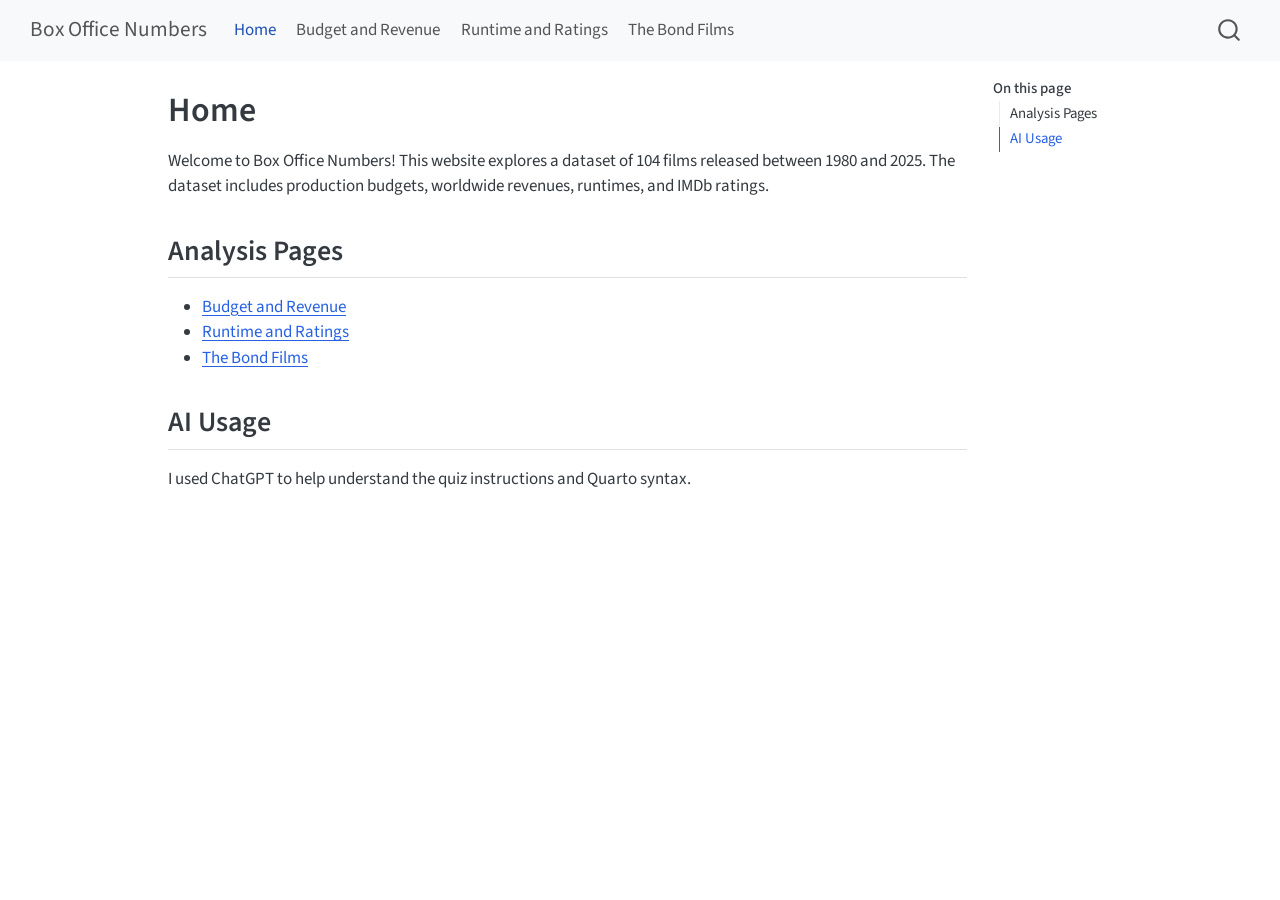
<file: index.html>
<!DOCTYPE html>
<html xmlns="http://www.w3.org/1999/xhtml" lang="en" xml:lang="en"><head>

<meta charset="utf-8">
<meta name="generator" content="quarto-1.10.19">

<meta name="viewport" content="width=device-width, initial-scale=1.0, user-scalable=yes">


<title>Home – Box Office Numbers</title>
<style>
/* Default styles provided by pandoc.
** See https://pandoc.org/MANUAL.html#variables-for-html for config info.
*/
span.smallcaps{font-variant: small-caps;}
div.columns{display: flex; gap: 1.5em;}
div.column{flex: auto;}
@media screen {
div.columns{gap: min(4vw, 1.5em);}
div.column{overflow-x: auto;}
}
div.hanging-indent{margin-left: 1.5em; text-indent: -1.5em;}
ul.task-list{list-style: none;}
ul.task-list li input[type="checkbox"] {
  width: 0.8em;
  margin: 0 0.8em 0.2em -1em; /* quarto-specific, see https://github.com/quarto-dev/quarto-cli/issues/4556 */ 
  vertical-align: middle;
}
</style>


<script src="site_libs/quarto-nav/quarto-nav.js"></script>
<script src="site_libs/quarto-nav/headroom.min.js"></script>
<script src="site_libs/clipboard/clipboard.min.js"></script>
<script src="site_libs/quarto-search/autocomplete.umd.js"></script>
<script src="site_libs/quarto-search/fuse.min.js"></script>
<script src="site_libs/quarto-search/quarto-search.js"></script>
<meta name="quarto:offset" content="./">
<script src="site_libs/quarto-html/quarto.js" type="module"></script>
<script src="site_libs/quarto-html/tabsets/tabsets.js" type="module"></script>
<script src="site_libs/quarto-html/popper.min.js"></script>
<script src="site_libs/quarto-html/tippy.umd.min.js"></script>
<script src="site_libs/quarto-html/anchor.min.js"></script>
<link href="site_libs/quarto-html/tippy.css" rel="stylesheet">
<link href="site_libs/quarto-html/quarto-syntax-highlighting-bf27225e3a48a9273f3daa8f8e829971.css" rel="stylesheet" id="quarto-text-highlighting-styles">
<script src="site_libs/bootstrap/bootstrap.min.js"></script>
<link href="site_libs/bootstrap/bootstrap-icons.css" rel="stylesheet">
<link href="site_libs/bootstrap/bootstrap-7e5d5eb7252a9aded9fd3702c1e9e927.min.css" rel="stylesheet" append-hash="true" id="quarto-bootstrap" data-mode="light">
<script id="quarto-search-options" type="application/json">{
  "location": "navbar",
  "copy-button": false,
  "collapse-after": 3,
  "panel-placement": "end",
  "type": "overlay",
  "limit": 50,
  "keyboard-shortcut": [
    "f",
    "/",
    "s"
  ],
  "show-item-context": false,
  "language": {
    "search-no-results-text": "No results",
    "search-matching-documents-text": "matching documents",
    "search-copy-link-title": "Copy link to search",
    "search-hide-matches-text": "Hide additional matches",
    "search-more-match-text": "more match in this document",
    "search-more-matches-text": "more matches in this document",
    "search-clear-button-title": "Clear",
    "search-text-placeholder": "",
    "search-detached-cancel-button-title": "Cancel",
    "search-submit-button-title": "Submit",
    "search-label": "Search"
  }
}</script>


<link rel="stylesheet" href="styles.css">
</head>

<body class="nav-fixed quarto-light">

<div id="quarto-search-results"></div>
  <header id="quarto-header" class="headroom fixed-top">
    <nav class="navbar navbar-expand-lg " data-bs-theme="dark">
      <div class="navbar-container container-fluid">
      <div class="navbar-brand-container mx-auto">
    <a class="navbar-brand" href="./index.html">
    <span class="navbar-title">Box Office Numbers</span>
    </a>
  </div>
            <div id="quarto-search" class="" title="Search"></div>
          <button class="navbar-toggler" type="button" data-bs-toggle="collapse" data-bs-target="#navbarCollapse" aria-controls="navbarCollapse" role="menu" aria-expanded="false" aria-label="Toggle navigation" onclick="if (window.quartoToggleHeadroom) { window.quartoToggleHeadroom(); }">
  <span class="navbar-toggler-icon"></span>
</button>
          <div class="collapse navbar-collapse" id="navbarCollapse">
            <ul class="navbar-nav navbar-nav-scroll me-auto">
  <li class="nav-item">
    <a class="nav-link active" href="./index.html" aria-current="page"> 
<span class="menu-text">Home</span></a>
  </li>  
  <li class="nav-item">
    <a class="nav-link" href="./budget-revenue.html"> 
<span class="menu-text">Budget and Revenue</span></a>
  </li>  
  <li class="nav-item">
    <a class="nav-link" href="./runtime-rating.html"> 
<span class="menu-text">Runtime and Ratings</span></a>
  </li>  
  <li class="nav-item">
    <a class="nav-link" href="./bond.html"> 
<span class="menu-text">The Bond Films</span></a>
  </li>  
</ul>
          </div> <!-- /navcollapse -->
            <div class="quarto-navbar-tools">
</div>
      </div> <!-- /container-fluid -->
    </nav>
</header>
<!-- content -->
<div id="quarto-content" class="quarto-container page-columns page-rows-contents page-layout-article page-navbar">
<!-- sidebar -->
<!-- margin-sidebar -->
    <div id="quarto-margin-sidebar" class="sidebar margin-sidebar">
        <nav id="TOC" role="doc-toc" class="toc-active">
    <h2 id="toc-title">On this page</h2>
   
  <ul>
  <li><a href="#analysis-pages" id="toc-analysis-pages" class="nav-link active" data-scroll-target="#analysis-pages">Analysis Pages</a></li>
  <li><a href="#ai-usage" id="toc-ai-usage" class="nav-link" data-scroll-target="#ai-usage">AI Usage</a></li>
  </ul>
</nav>
    </div>
<!-- main -->
<main class="content" id="quarto-document-content">

<header id="title-block-header" class="quarto-title-block default">
<div class="quarto-title">
<h1 class="title">Home</h1>
</div>



<div class="quarto-title-meta">

    
  
    
  </div>
  


</header>


<p>Welcome to Box Office Numbers! This website explores a dataset of 104 films released between 1980 and 2025. The dataset includes production budgets, worldwide revenues, runtimes, and IMDb ratings.</p>
<section id="analysis-pages" class="level2">
<h2 class="anchored" data-anchor-id="analysis-pages">Analysis Pages</h2>
<ul>
<li><a href="./budget-revenue.html">Budget and Revenue</a></li>
<li><a href="./runtime-rating.html">Runtime and Ratings</a></li>
<li><a href="./bond.html">The Bond Films</a></li>
</ul>
</section>
<section id="ai-usage" class="level2">
<h2 class="anchored" data-anchor-id="ai-usage">AI Usage</h2>
<p>I used ChatGPT to help understand the quiz instructions and Quarto syntax.</p>


</section>

</main> <!-- /main -->
<script id="quarto-html-after-body" type="application/javascript">
  window.document.addEventListener("DOMContentLoaded", function (event) {
    const icon = "";
    const anchorJS = new window.AnchorJS();
    anchorJS.options = {
      placement: 'right',
      icon: icon
    };
    anchorJS.add('.anchored');
    const isCodeAnnotation = (el) => {
      for (const clz of el.classList) {
        if (clz.startsWith('code-annotation-')) {                     
          return true;
        }
      }
      return false;
    }
    const onCopySuccess = function(e) {
      // button target
      const button = e.trigger;
      // don't keep focus
      button.blur();
      // flash "checked"
      button.classList.add('code-copy-button-checked');
      var currentTitle = button.getAttribute("title");
      button.setAttribute("title", "Copied!");
      let tooltip;
      if (window.bootstrap) {
        button.setAttribute("data-bs-toggle", "tooltip");
        button.setAttribute("data-bs-placement", "left");
        button.setAttribute("data-bs-title", "Copied!");
        tooltip = new bootstrap.Tooltip(button, 
          { trigger: "manual", 
            customClass: "code-copy-button-tooltip",
            offset: [0, -8]});
        tooltip.show();    
      }
      setTimeout(function() {
        if (tooltip) {
          tooltip.hide();
          button.removeAttribute("data-bs-title");
          button.removeAttribute("data-bs-toggle");
          button.removeAttribute("data-bs-placement");
        }
        button.setAttribute("title", currentTitle);
        button.classList.remove('code-copy-button-checked');
      }, 1000);
      // clear code selection
      e.clearSelection();
    }
    const getTextToCopy = function(trigger) {
      const outerScaffold = trigger.parentElement.cloneNode(true);
      const codeEl = outerScaffold.querySelector('code');
      for (const childEl of codeEl.children) {
        if (isCodeAnnotation(childEl)) {
          childEl.remove();
        }
      }
      return codeEl.innerText;
    }
    const clipboard = new window.ClipboardJS('.code-copy-button:not([data-in-quarto-modal])', {
      text: getTextToCopy
    });
    clipboard.on('success', onCopySuccess);
    if (window.document.getElementById('quarto-embedded-source-code-modal')) {
      const clipboardModal = new window.ClipboardJS('.code-copy-button[data-in-quarto-modal]', {
        text: getTextToCopy,
        container: window.document.getElementById('quarto-embedded-source-code-modal')
      });
      clipboardModal.on('success', onCopySuccess);
    }
      var localhostRegex = new RegExp(/^(?:http|https):\/\/localhost\:?[0-9]*\//);
      var mailtoRegex = new RegExp(/^mailto:/);
        var filterRegex = new RegExp('/' + window.location.host + '/');
      var isInternal = (href) => {
          return filterRegex.test(href) || localhostRegex.test(href) || mailtoRegex.test(href);
      }
      // Inspect non-navigation links and adorn them if external
     var links = window.document.querySelectorAll('a[href]:not(.nav-link):not(.navbar-brand):not(.toc-action):not(.sidebar-link):not(.sidebar-item-toggle):not(.pagination-link):not(.no-external):not([aria-hidden]):not(.dropdown-item):not(.quarto-navigation-tool):not(.about-link)');
      for (var i=0; i<links.length; i++) {
        const link = links[i];
        if (!isInternal(link.href)) {
          // undo the damage that might have been done by quarto-nav.js in the case of
          // links that we want to consider external
          if (link.dataset.originalHref !== undefined) {
            link.href = link.dataset.originalHref;
          }
        }
      }
    function tippyHover(el, contentFn, onTriggerFn, onUntriggerFn) {
      const config = {
        allowHTML: true,
        maxWidth: 500,
        delay: 100,
        arrow: false,
        appendTo: function(el) {
            return el.parentElement;
        },
        interactive: true,
        interactiveBorder: 10,
        theme: 'quarto',
        placement: 'bottom-start',
      };
      if (contentFn) {
        config.content = contentFn;
      }
      if (onTriggerFn) {
        config.onTrigger = onTriggerFn;
      }
      if (onUntriggerFn) {
        config.onUntrigger = onUntriggerFn;
      }
      window.tippy(el, config); 
    }
    const noterefs = window.document.querySelectorAll('a[role="doc-noteref"]');
    for (var i=0; i<noterefs.length; i++) {
      const ref = noterefs[i];
      tippyHover(ref, function() {
        // use id or data attribute instead here
        let href = ref.getAttribute('data-footnote-href') || ref.getAttribute('href');
        try { href = new URL(href).hash; } catch {}
        const id = href.replace(/^#\/?/, "");
        const note = window.document.getElementById(id);
        if (note) {
          return note.innerHTML;
        } else {
          return "";
        }
      });
    }
    const xrefs = window.document.querySelectorAll('a.quarto-xref');
    const processXRef = (id, note) => {
      // Strip column container classes
      const stripColumnClz = (el) => {
        el.classList.remove("page-full", "page-columns");
        if (el.children) {
          for (const child of el.children) {
            stripColumnClz(child);
          }
        }
      }
      stripColumnClz(note)
      if (id === null || id.startsWith('sec-')) {
        // Special case sections, only their first couple elements
        const container = document.createElement("div");
        if (note.children && note.children.length > 2) {
          container.appendChild(note.children[0].cloneNode(true));
          for (let i = 1; i < note.children.length; i++) {
            const child = note.children[i];
            if (child.tagName === "P" && child.innerText === "") {
              continue;
            } else {
              container.appendChild(child.cloneNode(true));
              break;
            }
          }
          if (window.Quarto?.typesetMath) {
            window.Quarto.typesetMath(container);
          }
          return container.innerHTML
        } else {
          if (window.Quarto?.typesetMath) {
            window.Quarto.typesetMath(note);
          }
          return note.innerHTML;
        }
      } else {
        // Remove any anchor links if they are present
        const anchorLink = note.querySelector('a.anchorjs-link');
        if (anchorLink) {
          anchorLink.remove();
        }
        if (window.Quarto?.typesetMath) {
          window.Quarto.typesetMath(note);
        }
        if (note.classList.contains("callout")) {
          return note.outerHTML;
        } else {
          return note.innerHTML;
        }
      }
    }
    for (var i=0; i<xrefs.length; i++) {
      const xref = xrefs[i];
      tippyHover(xref, undefined, function(instance) {
        instance.disable();
        let url = xref.getAttribute('href');
        let hash = undefined; 
        if (url.startsWith('#')) {
          hash = url;
        } else {
          try { hash = new URL(url).hash; } catch {}
        }
        if (hash) {
          const id = hash.replace(/^#\/?/, "");
          const note = window.document.getElementById(id);
          if (note !== null) {
            try {
              const html = processXRef(id, note.cloneNode(true));
              instance.setContent(html);
            } finally {
              instance.enable();
              instance.show();
            }
          } else {
            // See if we can fetch this
            fetch(url.split('#')[0])
            .then(res => res.text())
            .then(html => {
              const parser = new DOMParser();
              const htmlDoc = parser.parseFromString(html, "text/html");
              const note = htmlDoc.getElementById(id);
              if (note !== null) {
                const html = processXRef(id, note);
                instance.setContent(html);
              } 
            }).finally(() => {
              instance.enable();
              instance.show();
            });
          }
        } else {
          // See if we can fetch a full url (with no hash to target)
          // This is a special case and we should probably do some content thinning / targeting
          fetch(url)
          .then(res => res.text())
          .then(html => {
            const parser = new DOMParser();
            const htmlDoc = parser.parseFromString(html, "text/html");
            const note = htmlDoc.querySelector('main.content');
            if (note !== null) {
              // This should only happen for chapter cross references
              // (since there is no id in the URL)
              // remove the first header
              if (note.children.length > 0 && note.children[0].tagName === "HEADER") {
                note.children[0].remove();
              }
              const html = processXRef(null, note);
              instance.setContent(html);
            } 
          }).finally(() => {
            instance.enable();
            instance.show();
          });
        }
      }, function(instance) {
      });
    }
        let selectedAnnoteEl;
        const selectorForAnnotation = ( cell, annotation) => {
          let cellAttr = 'data-code-cell="' + cell + '"';
          let lineAttr = 'data-code-annotation="' +  annotation + '"';
          const selector = 'span[' + cellAttr + '][' + lineAttr + ']';
          return selector;
        }
        const selectCodeLines = (annoteEl) => {
          const doc = window.document;
          const targetCell = annoteEl.getAttribute("data-target-cell");
          const targetAnnotation = annoteEl.getAttribute("data-target-annotation");
          const annoteSpan = window.document.querySelector(selectorForAnnotation(targetCell, targetAnnotation));
          const lines = annoteSpan.getAttribute("data-code-lines").split(",");
          const lineIds = lines.map((line) => {
            return targetCell + "-" + line;
          })
          let top = null;
          let height = null;
          let parent = null;
          if (lineIds.length > 0) {
              //compute the position of the single el (top and bottom and make a div)
              const el = window.document.getElementById(lineIds[0]);
              top = el.offsetTop;
              height = el.offsetHeight;
              parent = el.parentElement.parentElement;
            if (lineIds.length > 1) {
              const lastEl = window.document.getElementById(lineIds[lineIds.length - 1]);
              const bottom = lastEl.offsetTop + lastEl.offsetHeight;
              height = bottom - top;
            }
            if (top !== null && height !== null && parent !== null) {
              // cook up a div (if necessary) and position it 
              let div = window.document.getElementById("code-annotation-line-highlight");
              if (div === null) {
                div = window.document.createElement("div");
                div.setAttribute("id", "code-annotation-line-highlight");
                div.style.position = 'absolute';
                parent.appendChild(div);
              }
              div.style.top = top - 2 + "px";
              div.style.height = height + 4 + "px";
              div.style.left = 0;
              let gutterDiv = window.document.getElementById("code-annotation-line-highlight-gutter");
              if (gutterDiv === null) {
                gutterDiv = window.document.createElement("div");
                gutterDiv.setAttribute("id", "code-annotation-line-highlight-gutter");
                gutterDiv.style.position = 'absolute';
                const codeCell = window.document.getElementById(targetCell);
                const gutter = codeCell.querySelector('.code-annotation-gutter');
                gutter.appendChild(gutterDiv);
              }
              gutterDiv.style.top = top - 2 + "px";
              gutterDiv.style.height = height + 4 + "px";
            }
            selectedAnnoteEl = annoteEl;
          }
        };
        const unselectCodeLines = () => {
          const elementsIds = ["code-annotation-line-highlight", "code-annotation-line-highlight-gutter"];
          elementsIds.forEach((elId) => {
            const div = window.document.getElementById(elId);
            if (div) {
              div.remove();
            }
          });
          selectedAnnoteEl = undefined;
        };
          // Handle positioning of the toggle
      window.addEventListener(
        "resize",
        throttle(() => {
          elRect = undefined;
          if (selectedAnnoteEl) {
            selectCodeLines(selectedAnnoteEl);
          }
        }, 10)
      );
      function throttle(fn, ms) {
      let throttle = false;
      let timer;
        return (...args) => {
          if(!throttle) { // first call gets through
              fn.apply(this, args);
              throttle = true;
          } else { // all the others get throttled
              if(timer) clearTimeout(timer); // cancel #2
              timer = setTimeout(() => {
                fn.apply(this, args);
                timer = throttle = false;
              }, ms);
          }
        };
      }
        // Attach click handler to the DT
        const annoteDls = window.document.querySelectorAll('dt[data-target-cell]');
        for (const annoteDlNode of annoteDls) {
          annoteDlNode.addEventListener('click', (event) => {
            const clickedEl = event.target;
            if (clickedEl !== selectedAnnoteEl) {
              unselectCodeLines();
              const activeEl = window.document.querySelector('dt[data-target-cell].code-annotation-active');
              if (activeEl) {
                activeEl.classList.remove('code-annotation-active');
              }
              selectCodeLines(clickedEl);
              clickedEl.classList.add('code-annotation-active');
            } else {
              // Unselect the line
              unselectCodeLines();
              clickedEl.classList.remove('code-annotation-active');
            }
          });
        }
    const findCites = (el) => {
      const parentEl = el.parentElement;
      if (parentEl) {
        const cites = parentEl.dataset.cites;
        if (cites) {
          return {
            el,
            cites: cites.split(' ')
          };
        } else {
          return findCites(el.parentElement)
        }
      } else {
        return undefined;
      }
    };
    var bibliorefs = window.document.querySelectorAll('a[role="doc-biblioref"]');
    for (var i=0; i<bibliorefs.length; i++) {
      const ref = bibliorefs[i];
      const citeInfo = findCites(ref);
      if (citeInfo) {
        tippyHover(citeInfo.el, function() {
          var popup = window.document.createElement('div');
          citeInfo.cites.forEach(function(cite) {
            var citeDiv = window.document.createElement('div');
            citeDiv.classList.add('hanging-indent');
            citeDiv.classList.add('csl-entry');
            var biblioDiv = window.document.getElementById('ref-' + cite);
            if (biblioDiv) {
              citeDiv.innerHTML = biblioDiv.innerHTML;
            }
            popup.appendChild(citeDiv);
          });
          return popup.innerHTML;
        });
      }
    }
  });
  </script>
</div> <!-- /content -->




</body></html>
</file>
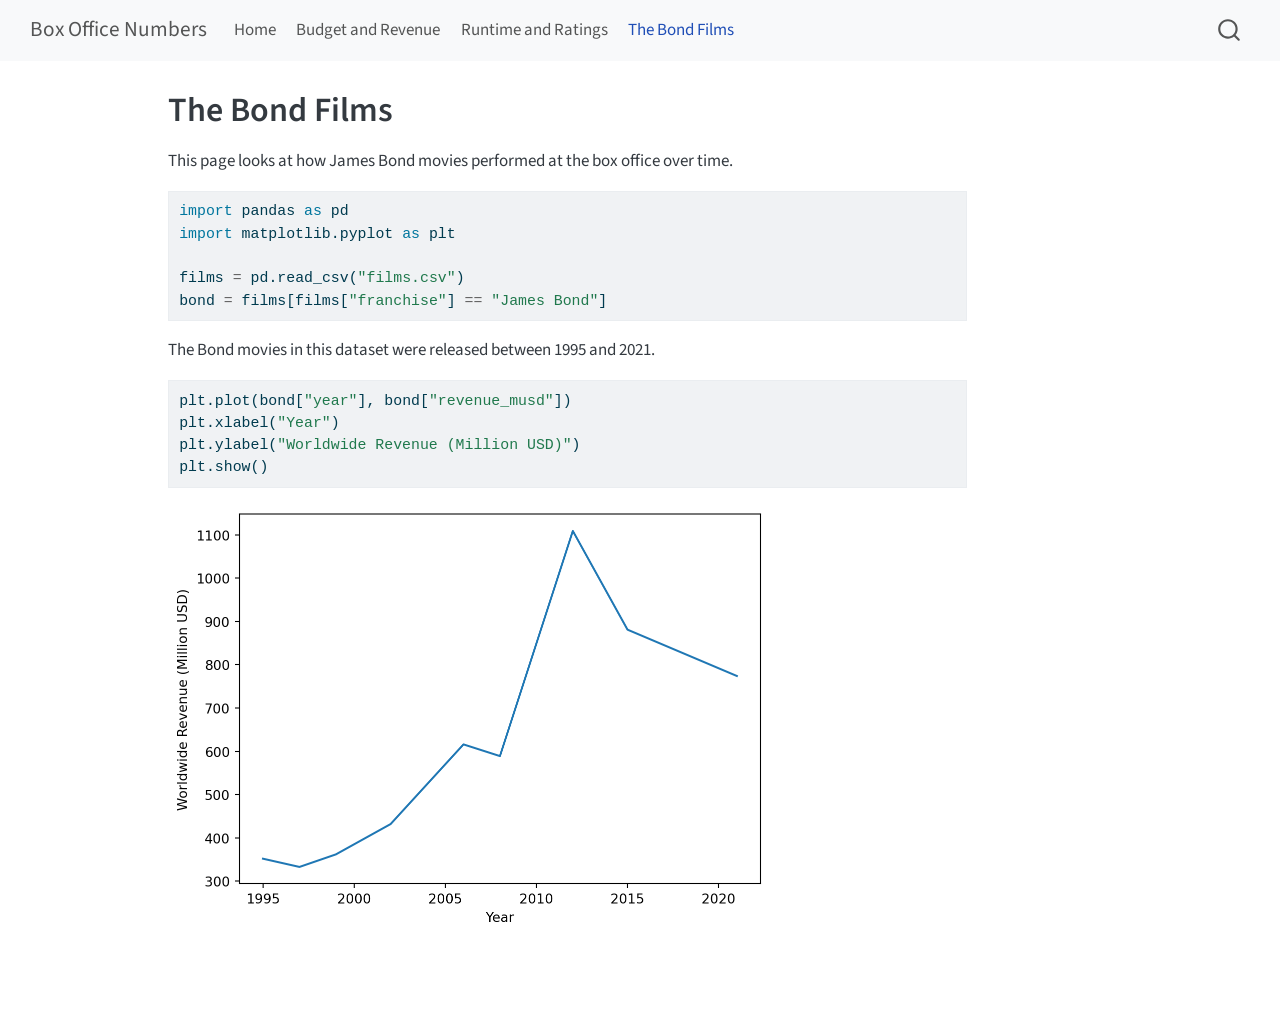
<file: bond.html>
<!DOCTYPE html>
<html xmlns="http://www.w3.org/1999/xhtml" lang="en" xml:lang="en"><head>

<meta charset="utf-8">
<meta name="generator" content="quarto-1.10.19">

<meta name="viewport" content="width=device-width, initial-scale=1.0, user-scalable=yes">


<title>The Bond Films – Box Office Numbers</title>
<style>
/* Default styles provided by pandoc.
** See https://pandoc.org/MANUAL.html#variables-for-html for config info.
*/
span.smallcaps{font-variant: small-caps;}
div.columns{display: flex; gap: 1.5em;}
div.column{flex: auto;}
@media screen {
div.columns{gap: min(4vw, 1.5em);}
div.column{overflow-x: auto;}
}
div.hanging-indent{margin-left: 1.5em; text-indent: -1.5em;}
ul.task-list{list-style: none;}
ul.task-list li input[type="checkbox"] {
  width: 0.8em;
  margin: 0 0.8em 0.2em -1em; /* quarto-specific, see https://github.com/quarto-dev/quarto-cli/issues/4556 */ 
  vertical-align: middle;
}
/* CSS for syntax highlighting */
html { -webkit-text-size-adjust: 100%; }
pre > code.sourceCode { white-space: pre; position: relative; }
pre > code.sourceCode > span { display: inline-block; line-height: 1.25; }
pre > code.sourceCode > span:empty { height: 1.2em; }
.sourceCode { overflow: visible; }
code.sourceCode > span { color: inherit; text-decoration: inherit; }
div.sourceCode { margin: 1em 0; }
pre.sourceCode { margin: 0; }
@media screen {
div.sourceCode { overflow: auto; }
}
@media print {
pre > code.sourceCode { white-space: pre-wrap; }
pre > code.sourceCode > span { text-indent: -5em; padding-left: 5em; }
}
pre.numberSource code
  { counter-reset: source-line 0; }
pre.numberSource code > span
  { position: relative; left: -4em; counter-increment: source-line; }
pre.numberSource code > span > a:first-child::before
  { content: counter(source-line);
    position: relative; left: -1em; text-align: right; vertical-align: baseline;
    border: none; display: inline-block;
    -webkit-touch-callout: none; -webkit-user-select: none;
    -khtml-user-select: none; -moz-user-select: none;
    -ms-user-select: none; user-select: none;
    padding: 0 4px; width: 4em;
  }
pre.numberSource { margin-left: 3em;  padding-left: 4px; }
div.sourceCode
  {   }
@media screen {
pre > code.sourceCode > span > a:first-child::before { text-decoration: underline; }
}
</style>


<script src="site_libs/quarto-nav/quarto-nav.js"></script>
<script src="site_libs/quarto-nav/headroom.min.js"></script>
<script src="site_libs/clipboard/clipboard.min.js"></script>
<script src="site_libs/quarto-search/autocomplete.umd.js"></script>
<script src="site_libs/quarto-search/fuse.min.js"></script>
<script src="site_libs/quarto-search/quarto-search.js"></script>
<meta name="quarto:offset" content="./">
<script src="site_libs/quarto-html/quarto.js" type="module"></script>
<script src="site_libs/quarto-html/tabsets/tabsets.js" type="module"></script>
<script src="site_libs/quarto-html/popper.min.js"></script>
<script src="site_libs/quarto-html/tippy.umd.min.js"></script>
<script src="site_libs/quarto-html/anchor.min.js"></script>
<link href="site_libs/quarto-html/tippy.css" rel="stylesheet">
<link href="site_libs/quarto-html/quarto-syntax-highlighting-bf27225e3a48a9273f3daa8f8e829971.css" rel="stylesheet" id="quarto-text-highlighting-styles">
<script src="site_libs/bootstrap/bootstrap.min.js"></script>
<link href="site_libs/bootstrap/bootstrap-icons.css" rel="stylesheet">
<link href="site_libs/bootstrap/bootstrap-7e5d5eb7252a9aded9fd3702c1e9e927.min.css" rel="stylesheet" append-hash="true" id="quarto-bootstrap" data-mode="light">
<script id="quarto-search-options" type="application/json">{
  "location": "navbar",
  "copy-button": false,
  "collapse-after": 3,
  "panel-placement": "end",
  "type": "overlay",
  "limit": 50,
  "keyboard-shortcut": [
    "f",
    "/",
    "s"
  ],
  "show-item-context": false,
  "language": {
    "search-no-results-text": "No results",
    "search-matching-documents-text": "matching documents",
    "search-copy-link-title": "Copy link to search",
    "search-hide-matches-text": "Hide additional matches",
    "search-more-match-text": "more match in this document",
    "search-more-matches-text": "more matches in this document",
    "search-clear-button-title": "Clear",
    "search-text-placeholder": "",
    "search-detached-cancel-button-title": "Cancel",
    "search-submit-button-title": "Submit",
    "search-label": "Search"
  }
}</script>


<link rel="stylesheet" href="styles.css">
</head>

<body class="nav-fixed quarto-light">

<div id="quarto-search-results"></div>
  <header id="quarto-header" class="headroom fixed-top">
    <nav class="navbar navbar-expand-lg " data-bs-theme="dark">
      <div class="navbar-container container-fluid">
      <div class="navbar-brand-container mx-auto">
    <a class="navbar-brand" href="./index.html">
    <span class="navbar-title">Box Office Numbers</span>
    </a>
  </div>
            <div id="quarto-search" class="" title="Search"></div>
          <button class="navbar-toggler" type="button" data-bs-toggle="collapse" data-bs-target="#navbarCollapse" aria-controls="navbarCollapse" role="menu" aria-expanded="false" aria-label="Toggle navigation" onclick="if (window.quartoToggleHeadroom) { window.quartoToggleHeadroom(); }">
  <span class="navbar-toggler-icon"></span>
</button>
          <div class="collapse navbar-collapse" id="navbarCollapse">
            <ul class="navbar-nav navbar-nav-scroll me-auto">
  <li class="nav-item">
    <a class="nav-link" href="./index.html"> 
<span class="menu-text">Home</span></a>
  </li>  
  <li class="nav-item">
    <a class="nav-link" href="./budget-revenue.html"> 
<span class="menu-text">Budget and Revenue</span></a>
  </li>  
  <li class="nav-item">
    <a class="nav-link" href="./runtime-rating.html"> 
<span class="menu-text">Runtime and Ratings</span></a>
  </li>  
  <li class="nav-item">
    <a class="nav-link active" href="./bond.html" aria-current="page"> 
<span class="menu-text">The Bond Films</span></a>
  </li>  
</ul>
          </div> <!-- /navcollapse -->
            <div class="quarto-navbar-tools">
</div>
      </div> <!-- /container-fluid -->
    </nav>
</header>
<!-- content -->
<div id="quarto-content" class="quarto-container page-columns page-rows-contents page-layout-article page-navbar">
<!-- sidebar -->
<!-- margin-sidebar -->
    <div id="quarto-margin-sidebar" class="sidebar margin-sidebar zindex-bottom">
        
    </div>
<!-- main -->
<main class="content" id="quarto-document-content">

<header id="title-block-header" class="quarto-title-block default">
<div class="quarto-title">
<h1 class="title">The Bond Films</h1>
</div>



<div class="quarto-title-meta">

    
  
    
  </div>
  


</header>


<p>This page looks at how James Bond movies performed at the box office over time.</p>
<div id="2d5145d6" class="cell" data-execution_count="1">
<div class="code-copy-outer-scaffold"><div class="sourceCode cell-code" id="cb1"><pre class="sourceCode python code-with-copy"><code class="sourceCode python"><span id="cb1-1"><a href="#cb1-1" aria-hidden="true" tabindex="-1"></a><span class="im">import</span> pandas <span class="im">as</span> pd</span>
<span id="cb1-2"><a href="#cb1-2" aria-hidden="true" tabindex="-1"></a><span class="im">import</span> matplotlib.pyplot <span class="im">as</span> plt</span>
<span id="cb1-3"><a href="#cb1-3" aria-hidden="true" tabindex="-1"></a></span>
<span id="cb1-4"><a href="#cb1-4" aria-hidden="true" tabindex="-1"></a>films <span class="op">=</span> pd.read_csv(<span class="st">"films.csv"</span>)</span>
<span id="cb1-5"><a href="#cb1-5" aria-hidden="true" tabindex="-1"></a>bond <span class="op">=</span> films[films[<span class="st">"franchise"</span>] <span class="op">==</span> <span class="st">"James Bond"</span>]</span></code></pre></div><button title="Copy to Clipboard" class="code-copy-button"><i class="bi"></i></button></div>
</div>
<p>The Bond movies in this dataset were released between 1995 and 2021.</p>
<div id="7a0c4072" class="cell" data-execution_count="2">
<div class="code-copy-outer-scaffold"><div class="sourceCode cell-code" id="cb2"><pre class="sourceCode python code-with-copy"><code class="sourceCode python"><span id="cb2-1"><a href="#cb2-1" aria-hidden="true" tabindex="-1"></a>plt.plot(bond[<span class="st">"year"</span>], bond[<span class="st">"revenue_musd"</span>])</span>
<span id="cb2-2"><a href="#cb2-2" aria-hidden="true" tabindex="-1"></a>plt.xlabel(<span class="st">"Year"</span>)</span>
<span id="cb2-3"><a href="#cb2-3" aria-hidden="true" tabindex="-1"></a>plt.ylabel(<span class="st">"Worldwide Revenue (Million USD)"</span>)</span>
<span id="cb2-4"><a href="#cb2-4" aria-hidden="true" tabindex="-1"></a>plt.show()</span></code></pre></div><button title="Copy to Clipboard" class="code-copy-button"><i class="bi"></i></button></div>
<div class="cell-output cell-output-display">
<div>
<figure class="figure">
<p><img src="bond_files/figure-html/cell-3-output-1.png" width="602" height="429" class="figure-img"></p>
</figure>
</div>
</div>
</div>



</main> <!-- /main -->
<script id="quarto-html-after-body" type="application/javascript">
  window.document.addEventListener("DOMContentLoaded", function (event) {
    const icon = "";
    const anchorJS = new window.AnchorJS();
    anchorJS.options = {
      placement: 'right',
      icon: icon
    };
    anchorJS.add('.anchored');
    const isCodeAnnotation = (el) => {
      for (const clz of el.classList) {
        if (clz.startsWith('code-annotation-')) {                     
          return true;
        }
      }
      return false;
    }
    const onCopySuccess = function(e) {
      // button target
      const button = e.trigger;
      // don't keep focus
      button.blur();
      // flash "checked"
      button.classList.add('code-copy-button-checked');
      var currentTitle = button.getAttribute("title");
      button.setAttribute("title", "Copied!");
      let tooltip;
      if (window.bootstrap) {
        button.setAttribute("data-bs-toggle", "tooltip");
        button.setAttribute("data-bs-placement", "left");
        button.setAttribute("data-bs-title", "Copied!");
        tooltip = new bootstrap.Tooltip(button, 
          { trigger: "manual", 
            customClass: "code-copy-button-tooltip",
            offset: [0, -8]});
        tooltip.show();    
      }
      setTimeout(function() {
        if (tooltip) {
          tooltip.hide();
          button.removeAttribute("data-bs-title");
          button.removeAttribute("data-bs-toggle");
          button.removeAttribute("data-bs-placement");
        }
        button.setAttribute("title", currentTitle);
        button.classList.remove('code-copy-button-checked');
      }, 1000);
      // clear code selection
      e.clearSelection();
    }
    const getTextToCopy = function(trigger) {
      const outerScaffold = trigger.parentElement.cloneNode(true);
      const codeEl = outerScaffold.querySelector('code');
      for (const childEl of codeEl.children) {
        if (isCodeAnnotation(childEl)) {
          childEl.remove();
        }
      }
      return codeEl.innerText;
    }
    const clipboard = new window.ClipboardJS('.code-copy-button:not([data-in-quarto-modal])', {
      text: getTextToCopy
    });
    clipboard.on('success', onCopySuccess);
    if (window.document.getElementById('quarto-embedded-source-code-modal')) {
      const clipboardModal = new window.ClipboardJS('.code-copy-button[data-in-quarto-modal]', {
        text: getTextToCopy,
        container: window.document.getElementById('quarto-embedded-source-code-modal')
      });
      clipboardModal.on('success', onCopySuccess);
    }
      var localhostRegex = new RegExp(/^(?:http|https):\/\/localhost\:?[0-9]*\//);
      var mailtoRegex = new RegExp(/^mailto:/);
        var filterRegex = new RegExp('/' + window.location.host + '/');
      var isInternal = (href) => {
          return filterRegex.test(href) || localhostRegex.test(href) || mailtoRegex.test(href);
      }
      // Inspect non-navigation links and adorn them if external
     var links = window.document.querySelectorAll('a[href]:not(.nav-link):not(.navbar-brand):not(.toc-action):not(.sidebar-link):not(.sidebar-item-toggle):not(.pagination-link):not(.no-external):not([aria-hidden]):not(.dropdown-item):not(.quarto-navigation-tool):not(.about-link)');
      for (var i=0; i<links.length; i++) {
        const link = links[i];
        if (!isInternal(link.href)) {
          // undo the damage that might have been done by quarto-nav.js in the case of
          // links that we want to consider external
          if (link.dataset.originalHref !== undefined) {
            link.href = link.dataset.originalHref;
          }
        }
      }
    function tippyHover(el, contentFn, onTriggerFn, onUntriggerFn) {
      const config = {
        allowHTML: true,
        maxWidth: 500,
        delay: 100,
        arrow: false,
        appendTo: function(el) {
            return el.parentElement;
        },
        interactive: true,
        interactiveBorder: 10,
        theme: 'quarto',
        placement: 'bottom-start',
      };
      if (contentFn) {
        config.content = contentFn;
      }
      if (onTriggerFn) {
        config.onTrigger = onTriggerFn;
      }
      if (onUntriggerFn) {
        config.onUntrigger = onUntriggerFn;
      }
      window.tippy(el, config); 
    }
    const noterefs = window.document.querySelectorAll('a[role="doc-noteref"]');
    for (var i=0; i<noterefs.length; i++) {
      const ref = noterefs[i];
      tippyHover(ref, function() {
        // use id or data attribute instead here
        let href = ref.getAttribute('data-footnote-href') || ref.getAttribute('href');
        try { href = new URL(href).hash; } catch {}
        const id = href.replace(/^#\/?/, "");
        const note = window.document.getElementById(id);
        if (note) {
          return note.innerHTML;
        } else {
          return "";
        }
      });
    }
    const xrefs = window.document.querySelectorAll('a.quarto-xref');
    const processXRef = (id, note) => {
      // Strip column container classes
      const stripColumnClz = (el) => {
        el.classList.remove("page-full", "page-columns");
        if (el.children) {
          for (const child of el.children) {
            stripColumnClz(child);
          }
        }
      }
      stripColumnClz(note)
      if (id === null || id.startsWith('sec-')) {
        // Special case sections, only their first couple elements
        const container = document.createElement("div");
        if (note.children && note.children.length > 2) {
          container.appendChild(note.children[0].cloneNode(true));
          for (let i = 1; i < note.children.length; i++) {
            const child = note.children[i];
            if (child.tagName === "P" && child.innerText === "") {
              continue;
            } else {
              container.appendChild(child.cloneNode(true));
              break;
            }
          }
          if (window.Quarto?.typesetMath) {
            window.Quarto.typesetMath(container);
          }
          return container.innerHTML
        } else {
          if (window.Quarto?.typesetMath) {
            window.Quarto.typesetMath(note);
          }
          return note.innerHTML;
        }
      } else {
        // Remove any anchor links if they are present
        const anchorLink = note.querySelector('a.anchorjs-link');
        if (anchorLink) {
          anchorLink.remove();
        }
        if (window.Quarto?.typesetMath) {
          window.Quarto.typesetMath(note);
        }
        if (note.classList.contains("callout")) {
          return note.outerHTML;
        } else {
          return note.innerHTML;
        }
      }
    }
    for (var i=0; i<xrefs.length; i++) {
      const xref = xrefs[i];
      tippyHover(xref, undefined, function(instance) {
        instance.disable();
        let url = xref.getAttribute('href');
        let hash = undefined; 
        if (url.startsWith('#')) {
          hash = url;
        } else {
          try { hash = new URL(url).hash; } catch {}
        }
        if (hash) {
          const id = hash.replace(/^#\/?/, "");
          const note = window.document.getElementById(id);
          if (note !== null) {
            try {
              const html = processXRef(id, note.cloneNode(true));
              instance.setContent(html);
            } finally {
              instance.enable();
              instance.show();
            }
          } else {
            // See if we can fetch this
            fetch(url.split('#')[0])
            .then(res => res.text())
            .then(html => {
              const parser = new DOMParser();
              const htmlDoc = parser.parseFromString(html, "text/html");
              const note = htmlDoc.getElementById(id);
              if (note !== null) {
                const html = processXRef(id, note);
                instance.setContent(html);
              } 
            }).finally(() => {
              instance.enable();
              instance.show();
            });
          }
        } else {
          // See if we can fetch a full url (with no hash to target)
          // This is a special case and we should probably do some content thinning / targeting
          fetch(url)
          .then(res => res.text())
          .then(html => {
            const parser = new DOMParser();
            const htmlDoc = parser.parseFromString(html, "text/html");
            const note = htmlDoc.querySelector('main.content');
            if (note !== null) {
              // This should only happen for chapter cross references
              // (since there is no id in the URL)
              // remove the first header
              if (note.children.length > 0 && note.children[0].tagName === "HEADER") {
                note.children[0].remove();
              }
              const html = processXRef(null, note);
              instance.setContent(html);
            } 
          }).finally(() => {
            instance.enable();
            instance.show();
          });
        }
      }, function(instance) {
      });
    }
        let selectedAnnoteEl;
        const selectorForAnnotation = ( cell, annotation) => {
          let cellAttr = 'data-code-cell="' + cell + '"';
          let lineAttr = 'data-code-annotation="' +  annotation + '"';
          const selector = 'span[' + cellAttr + '][' + lineAttr + ']';
          return selector;
        }
        const selectCodeLines = (annoteEl) => {
          const doc = window.document;
          const targetCell = annoteEl.getAttribute("data-target-cell");
          const targetAnnotation = annoteEl.getAttribute("data-target-annotation");
          const annoteSpan = window.document.querySelector(selectorForAnnotation(targetCell, targetAnnotation));
          const lines = annoteSpan.getAttribute("data-code-lines").split(",");
          const lineIds = lines.map((line) => {
            return targetCell + "-" + line;
          })
          let top = null;
          let height = null;
          let parent = null;
          if (lineIds.length > 0) {
              //compute the position of the single el (top and bottom and make a div)
              const el = window.document.getElementById(lineIds[0]);
              top = el.offsetTop;
              height = el.offsetHeight;
              parent = el.parentElement.parentElement;
            if (lineIds.length > 1) {
              const lastEl = window.document.getElementById(lineIds[lineIds.length - 1]);
              const bottom = lastEl.offsetTop + lastEl.offsetHeight;
              height = bottom - top;
            }
            if (top !== null && height !== null && parent !== null) {
              // cook up a div (if necessary) and position it 
              let div = window.document.getElementById("code-annotation-line-highlight");
              if (div === null) {
                div = window.document.createElement("div");
                div.setAttribute("id", "code-annotation-line-highlight");
                div.style.position = 'absolute';
                parent.appendChild(div);
              }
              div.style.top = top - 2 + "px";
              div.style.height = height + 4 + "px";
              div.style.left = 0;
              let gutterDiv = window.document.getElementById("code-annotation-line-highlight-gutter");
              if (gutterDiv === null) {
                gutterDiv = window.document.createElement("div");
                gutterDiv.setAttribute("id", "code-annotation-line-highlight-gutter");
                gutterDiv.style.position = 'absolute';
                const codeCell = window.document.getElementById(targetCell);
                const gutter = codeCell.querySelector('.code-annotation-gutter');
                gutter.appendChild(gutterDiv);
              }
              gutterDiv.style.top = top - 2 + "px";
              gutterDiv.style.height = height + 4 + "px";
            }
            selectedAnnoteEl = annoteEl;
          }
        };
        const unselectCodeLines = () => {
          const elementsIds = ["code-annotation-line-highlight", "code-annotation-line-highlight-gutter"];
          elementsIds.forEach((elId) => {
            const div = window.document.getElementById(elId);
            if (div) {
              div.remove();
            }
          });
          selectedAnnoteEl = undefined;
        };
          // Handle positioning of the toggle
      window.addEventListener(
        "resize",
        throttle(() => {
          elRect = undefined;
          if (selectedAnnoteEl) {
            selectCodeLines(selectedAnnoteEl);
          }
        }, 10)
      );
      function throttle(fn, ms) {
      let throttle = false;
      let timer;
        return (...args) => {
          if(!throttle) { // first call gets through
              fn.apply(this, args);
              throttle = true;
          } else { // all the others get throttled
              if(timer) clearTimeout(timer); // cancel #2
              timer = setTimeout(() => {
                fn.apply(this, args);
                timer = throttle = false;
              }, ms);
          }
        };
      }
        // Attach click handler to the DT
        const annoteDls = window.document.querySelectorAll('dt[data-target-cell]');
        for (const annoteDlNode of annoteDls) {
          annoteDlNode.addEventListener('click', (event) => {
            const clickedEl = event.target;
            if (clickedEl !== selectedAnnoteEl) {
              unselectCodeLines();
              const activeEl = window.document.querySelector('dt[data-target-cell].code-annotation-active');
              if (activeEl) {
                activeEl.classList.remove('code-annotation-active');
              }
              selectCodeLines(clickedEl);
              clickedEl.classList.add('code-annotation-active');
            } else {
              // Unselect the line
              unselectCodeLines();
              clickedEl.classList.remove('code-annotation-active');
            }
          });
        }
    const findCites = (el) => {
      const parentEl = el.parentElement;
      if (parentEl) {
        const cites = parentEl.dataset.cites;
        if (cites) {
          return {
            el,
            cites: cites.split(' ')
          };
        } else {
          return findCites(el.parentElement)
        }
      } else {
        return undefined;
      }
    };
    var bibliorefs = window.document.querySelectorAll('a[role="doc-biblioref"]');
    for (var i=0; i<bibliorefs.length; i++) {
      const ref = bibliorefs[i];
      const citeInfo = findCites(ref);
      if (citeInfo) {
        tippyHover(citeInfo.el, function() {
          var popup = window.document.createElement('div');
          citeInfo.cites.forEach(function(cite) {
            var citeDiv = window.document.createElement('div');
            citeDiv.classList.add('hanging-indent');
            citeDiv.classList.add('csl-entry');
            var biblioDiv = window.document.getElementById('ref-' + cite);
            if (biblioDiv) {
              citeDiv.innerHTML = biblioDiv.innerHTML;
            }
            popup.appendChild(citeDiv);
          });
          return popup.innerHTML;
        });
      }
    }
  });
  </script>
</div> <!-- /content -->




</body></html>
</file>
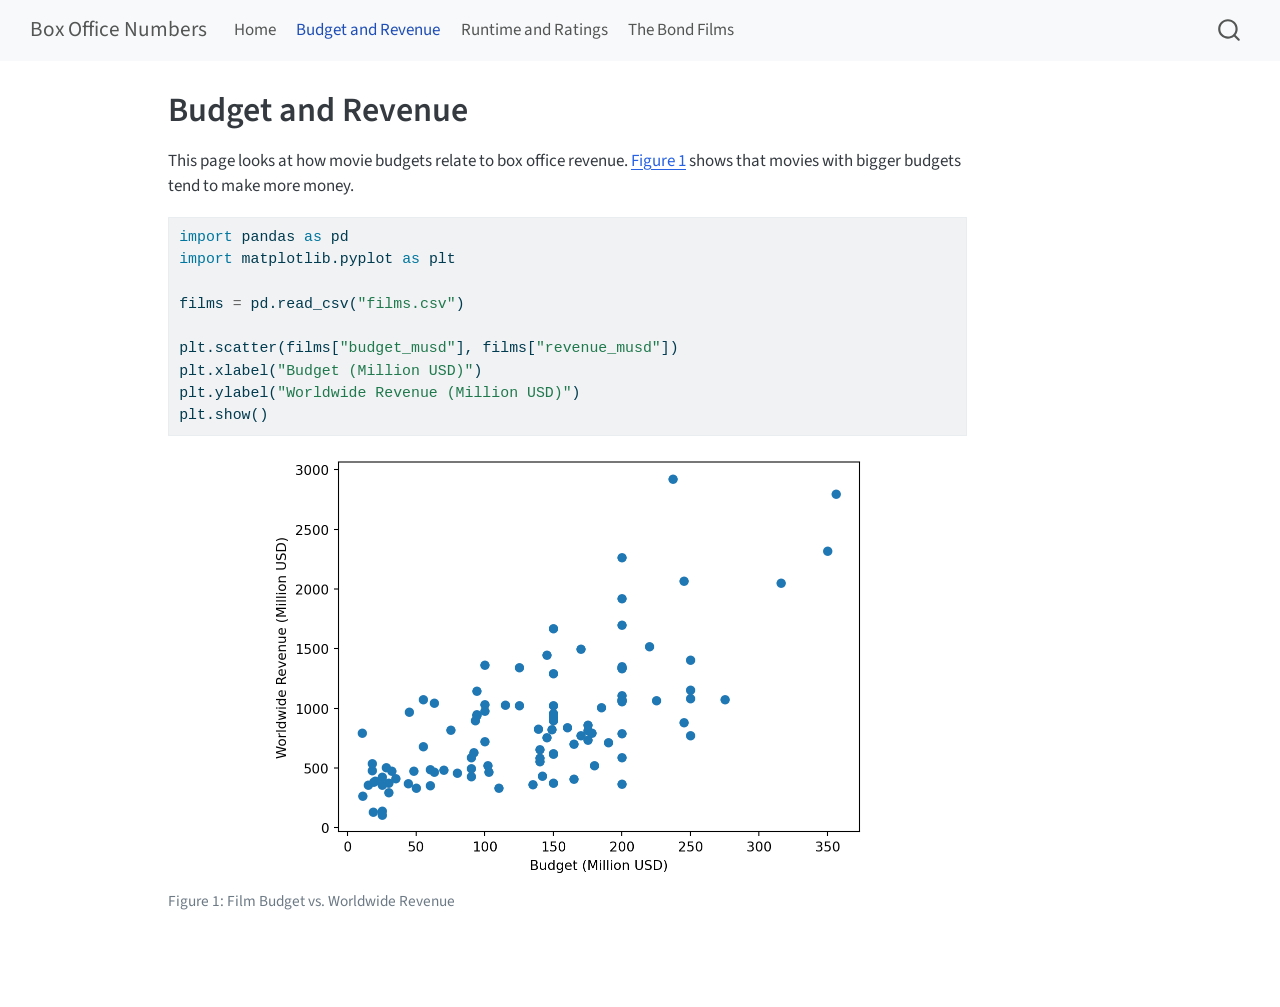
<file: budget-revenue.html>
<!DOCTYPE html>
<html xmlns="http://www.w3.org/1999/xhtml" lang="en" xml:lang="en"><head>

<meta charset="utf-8">
<meta name="generator" content="quarto-1.10.19">

<meta name="viewport" content="width=device-width, initial-scale=1.0, user-scalable=yes">


<title>Budget and Revenue – Box Office Numbers</title>
<style>
/* Default styles provided by pandoc.
** See https://pandoc.org/MANUAL.html#variables-for-html for config info.
*/
span.smallcaps{font-variant: small-caps;}
div.columns{display: flex; gap: 1.5em;}
div.column{flex: auto;}
@media screen {
div.columns{gap: min(4vw, 1.5em);}
div.column{overflow-x: auto;}
}
div.hanging-indent{margin-left: 1.5em; text-indent: -1.5em;}
ul.task-list{list-style: none;}
ul.task-list li input[type="checkbox"] {
  width: 0.8em;
  margin: 0 0.8em 0.2em -1em; /* quarto-specific, see https://github.com/quarto-dev/quarto-cli/issues/4556 */ 
  vertical-align: middle;
}
/* CSS for syntax highlighting */
html { -webkit-text-size-adjust: 100%; }
pre > code.sourceCode { white-space: pre; position: relative; }
pre > code.sourceCode > span { display: inline-block; line-height: 1.25; }
pre > code.sourceCode > span:empty { height: 1.2em; }
.sourceCode { overflow: visible; }
code.sourceCode > span { color: inherit; text-decoration: inherit; }
div.sourceCode { margin: 1em 0; }
pre.sourceCode { margin: 0; }
@media screen {
div.sourceCode { overflow: auto; }
}
@media print {
pre > code.sourceCode { white-space: pre-wrap; }
pre > code.sourceCode > span { text-indent: -5em; padding-left: 5em; }
}
pre.numberSource code
  { counter-reset: source-line 0; }
pre.numberSource code > span
  { position: relative; left: -4em; counter-increment: source-line; }
pre.numberSource code > span > a:first-child::before
  { content: counter(source-line);
    position: relative; left: -1em; text-align: right; vertical-align: baseline;
    border: none; display: inline-block;
    -webkit-touch-callout: none; -webkit-user-select: none;
    -khtml-user-select: none; -moz-user-select: none;
    -ms-user-select: none; user-select: none;
    padding: 0 4px; width: 4em;
  }
pre.numberSource { margin-left: 3em;  padding-left: 4px; }
div.sourceCode
  {   }
@media screen {
pre > code.sourceCode > span > a:first-child::before { text-decoration: underline; }
}
</style>


<script src="site_libs/quarto-nav/quarto-nav.js"></script>
<script src="site_libs/quarto-nav/headroom.min.js"></script>
<script src="site_libs/clipboard/clipboard.min.js"></script>
<script src="site_libs/quarto-search/autocomplete.umd.js"></script>
<script src="site_libs/quarto-search/fuse.min.js"></script>
<script src="site_libs/quarto-search/quarto-search.js"></script>
<meta name="quarto:offset" content="./">
<script src="site_libs/quarto-html/quarto.js" type="module"></script>
<script src="site_libs/quarto-html/tabsets/tabsets.js" type="module"></script>
<script src="site_libs/quarto-html/popper.min.js"></script>
<script src="site_libs/quarto-html/tippy.umd.min.js"></script>
<script src="site_libs/quarto-html/anchor.min.js"></script>
<link href="site_libs/quarto-html/tippy.css" rel="stylesheet">
<link href="site_libs/quarto-html/quarto-syntax-highlighting-bf27225e3a48a9273f3daa8f8e829971.css" rel="stylesheet" id="quarto-text-highlighting-styles">
<script src="site_libs/bootstrap/bootstrap.min.js"></script>
<link href="site_libs/bootstrap/bootstrap-icons.css" rel="stylesheet">
<link href="site_libs/bootstrap/bootstrap-7e5d5eb7252a9aded9fd3702c1e9e927.min.css" rel="stylesheet" append-hash="true" id="quarto-bootstrap" data-mode="light">
<script id="quarto-search-options" type="application/json">{
  "location": "navbar",
  "copy-button": false,
  "collapse-after": 3,
  "panel-placement": "end",
  "type": "overlay",
  "limit": 50,
  "keyboard-shortcut": [
    "f",
    "/",
    "s"
  ],
  "show-item-context": false,
  "language": {
    "search-no-results-text": "No results",
    "search-matching-documents-text": "matching documents",
    "search-copy-link-title": "Copy link to search",
    "search-hide-matches-text": "Hide additional matches",
    "search-more-match-text": "more match in this document",
    "search-more-matches-text": "more matches in this document",
    "search-clear-button-title": "Clear",
    "search-text-placeholder": "",
    "search-detached-cancel-button-title": "Cancel",
    "search-submit-button-title": "Submit",
    "search-label": "Search"
  }
}</script>


<link rel="stylesheet" href="styles.css">
</head>

<body class="nav-fixed quarto-light">

<div id="quarto-search-results"></div>
  <header id="quarto-header" class="headroom fixed-top">
    <nav class="navbar navbar-expand-lg " data-bs-theme="dark">
      <div class="navbar-container container-fluid">
      <div class="navbar-brand-container mx-auto">
    <a class="navbar-brand" href="./index.html">
    <span class="navbar-title">Box Office Numbers</span>
    </a>
  </div>
            <div id="quarto-search" class="" title="Search"></div>
          <button class="navbar-toggler" type="button" data-bs-toggle="collapse" data-bs-target="#navbarCollapse" aria-controls="navbarCollapse" role="menu" aria-expanded="false" aria-label="Toggle navigation" onclick="if (window.quartoToggleHeadroom) { window.quartoToggleHeadroom(); }">
  <span class="navbar-toggler-icon"></span>
</button>
          <div class="collapse navbar-collapse" id="navbarCollapse">
            <ul class="navbar-nav navbar-nav-scroll me-auto">
  <li class="nav-item">
    <a class="nav-link" href="./index.html"> 
<span class="menu-text">Home</span></a>
  </li>  
  <li class="nav-item">
    <a class="nav-link active" href="./budget-revenue.html" aria-current="page"> 
<span class="menu-text">Budget and Revenue</span></a>
  </li>  
  <li class="nav-item">
    <a class="nav-link" href="./runtime-rating.html"> 
<span class="menu-text">Runtime and Ratings</span></a>
  </li>  
  <li class="nav-item">
    <a class="nav-link" href="./bond.html"> 
<span class="menu-text">The Bond Films</span></a>
  </li>  
</ul>
          </div> <!-- /navcollapse -->
            <div class="quarto-navbar-tools">
</div>
      </div> <!-- /container-fluid -->
    </nav>
</header>
<!-- content -->
<div id="quarto-content" class="quarto-container page-columns page-rows-contents page-layout-article page-navbar">
<!-- sidebar -->
<!-- margin-sidebar -->
    <div id="quarto-margin-sidebar" class="sidebar margin-sidebar zindex-bottom">
        
    </div>
<!-- main -->
<main class="content" id="quarto-document-content">

<header id="title-block-header" class="quarto-title-block default">
<div class="quarto-title">
<h1 class="title">Budget and Revenue</h1>
</div>



<div class="quarto-title-meta">

    
  
    
  </div>
  


</header>


<p>This page looks at how movie budgets relate to box office revenue. <a href="#fig-budget-revenue" class="quarto-xref">Figure&nbsp;1</a> shows that movies with bigger budgets tend to make more money.</p>
<div id="cell-fig-budget-revenue" class="cell" data-execution_count="1">
<div class="code-copy-outer-scaffold"><div class="sourceCode cell-code" id="cb1"><pre class="sourceCode python code-with-copy"><code class="sourceCode python"><span id="cb1-1"><a href="#cb1-1" aria-hidden="true" tabindex="-1"></a><span class="im">import</span> pandas <span class="im">as</span> pd</span>
<span id="cb1-2"><a href="#cb1-2" aria-hidden="true" tabindex="-1"></a><span class="im">import</span> matplotlib.pyplot <span class="im">as</span> plt</span>
<span id="cb1-3"><a href="#cb1-3" aria-hidden="true" tabindex="-1"></a></span>
<span id="cb1-4"><a href="#cb1-4" aria-hidden="true" tabindex="-1"></a>films <span class="op">=</span> pd.read_csv(<span class="st">"films.csv"</span>)</span>
<span id="cb1-5"><a href="#cb1-5" aria-hidden="true" tabindex="-1"></a></span>
<span id="cb1-6"><a href="#cb1-6" aria-hidden="true" tabindex="-1"></a>plt.scatter(films[<span class="st">"budget_musd"</span>], films[<span class="st">"revenue_musd"</span>])</span>
<span id="cb1-7"><a href="#cb1-7" aria-hidden="true" tabindex="-1"></a>plt.xlabel(<span class="st">"Budget (Million USD)"</span>)</span>
<span id="cb1-8"><a href="#cb1-8" aria-hidden="true" tabindex="-1"></a>plt.ylabel(<span class="st">"Worldwide Revenue (Million USD)"</span>)</span>
<span id="cb1-9"><a href="#cb1-9" aria-hidden="true" tabindex="-1"></a>plt.show()</span></code></pre></div><button title="Copy to Clipboard" class="code-copy-button"><i class="bi"></i></button></div>
<div class="cell-output cell-output-display">
<div id="fig-budget-revenue" class="quarto-float quarto-figure quarto-figure-center anchored">
<figure class="quarto-float quarto-float-fig figure">
<div aria-describedby="fig-budget-revenue-caption-0ceaefa1-69ba-4598-a22c-09a6ac19f8ca">
<img src="budget-revenue_files/figure-html/fig-budget-revenue-output-1.png" width="602" height="429" class="figure-img">
</div>
<figcaption class="quarto-float-caption-bottom quarto-float-caption quarto-float-fig" id="fig-budget-revenue-caption-0ceaefa1-69ba-4598-a22c-09a6ac19f8ca">
Figure&nbsp;1: Film Budget vs.&nbsp;Worldwide Revenue
</figcaption>
</figure>
</div>
</div>
</div>



</main> <!-- /main -->
<script id="quarto-html-after-body" type="application/javascript">
  window.document.addEventListener("DOMContentLoaded", function (event) {
    const icon = "";
    const anchorJS = new window.AnchorJS();
    anchorJS.options = {
      placement: 'right',
      icon: icon
    };
    anchorJS.add('.anchored');
    const isCodeAnnotation = (el) => {
      for (const clz of el.classList) {
        if (clz.startsWith('code-annotation-')) {                     
          return true;
        }
      }
      return false;
    }
    const onCopySuccess = function(e) {
      // button target
      const button = e.trigger;
      // don't keep focus
      button.blur();
      // flash "checked"
      button.classList.add('code-copy-button-checked');
      var currentTitle = button.getAttribute("title");
      button.setAttribute("title", "Copied!");
      let tooltip;
      if (window.bootstrap) {
        button.setAttribute("data-bs-toggle", "tooltip");
        button.setAttribute("data-bs-placement", "left");
        button.setAttribute("data-bs-title", "Copied!");
        tooltip = new bootstrap.Tooltip(button, 
          { trigger: "manual", 
            customClass: "code-copy-button-tooltip",
            offset: [0, -8]});
        tooltip.show();    
      }
      setTimeout(function() {
        if (tooltip) {
          tooltip.hide();
          button.removeAttribute("data-bs-title");
          button.removeAttribute("data-bs-toggle");
          button.removeAttribute("data-bs-placement");
        }
        button.setAttribute("title", currentTitle);
        button.classList.remove('code-copy-button-checked');
      }, 1000);
      // clear code selection
      e.clearSelection();
    }
    const getTextToCopy = function(trigger) {
      const outerScaffold = trigger.parentElement.cloneNode(true);
      const codeEl = outerScaffold.querySelector('code');
      for (const childEl of codeEl.children) {
        if (isCodeAnnotation(childEl)) {
          childEl.remove();
        }
      }
      return codeEl.innerText;
    }
    const clipboard = new window.ClipboardJS('.code-copy-button:not([data-in-quarto-modal])', {
      text: getTextToCopy
    });
    clipboard.on('success', onCopySuccess);
    if (window.document.getElementById('quarto-embedded-source-code-modal')) {
      const clipboardModal = new window.ClipboardJS('.code-copy-button[data-in-quarto-modal]', {
        text: getTextToCopy,
        container: window.document.getElementById('quarto-embedded-source-code-modal')
      });
      clipboardModal.on('success', onCopySuccess);
    }
      var localhostRegex = new RegExp(/^(?:http|https):\/\/localhost\:?[0-9]*\//);
      var mailtoRegex = new RegExp(/^mailto:/);
        var filterRegex = new RegExp('/' + window.location.host + '/');
      var isInternal = (href) => {
          return filterRegex.test(href) || localhostRegex.test(href) || mailtoRegex.test(href);
      }
      // Inspect non-navigation links and adorn them if external
     var links = window.document.querySelectorAll('a[href]:not(.nav-link):not(.navbar-brand):not(.toc-action):not(.sidebar-link):not(.sidebar-item-toggle):not(.pagination-link):not(.no-external):not([aria-hidden]):not(.dropdown-item):not(.quarto-navigation-tool):not(.about-link)');
      for (var i=0; i<links.length; i++) {
        const link = links[i];
        if (!isInternal(link.href)) {
          // undo the damage that might have been done by quarto-nav.js in the case of
          // links that we want to consider external
          if (link.dataset.originalHref !== undefined) {
            link.href = link.dataset.originalHref;
          }
        }
      }
    function tippyHover(el, contentFn, onTriggerFn, onUntriggerFn) {
      const config = {
        allowHTML: true,
        maxWidth: 500,
        delay: 100,
        arrow: false,
        appendTo: function(el) {
            return el.parentElement;
        },
        interactive: true,
        interactiveBorder: 10,
        theme: 'quarto',
        placement: 'bottom-start',
      };
      if (contentFn) {
        config.content = contentFn;
      }
      if (onTriggerFn) {
        config.onTrigger = onTriggerFn;
      }
      if (onUntriggerFn) {
        config.onUntrigger = onUntriggerFn;
      }
      window.tippy(el, config); 
    }
    const noterefs = window.document.querySelectorAll('a[role="doc-noteref"]');
    for (var i=0; i<noterefs.length; i++) {
      const ref = noterefs[i];
      tippyHover(ref, function() {
        // use id or data attribute instead here
        let href = ref.getAttribute('data-footnote-href') || ref.getAttribute('href');
        try { href = new URL(href).hash; } catch {}
        const id = href.replace(/^#\/?/, "");
        const note = window.document.getElementById(id);
        if (note) {
          return note.innerHTML;
        } else {
          return "";
        }
      });
    }
    const xrefs = window.document.querySelectorAll('a.quarto-xref');
    const processXRef = (id, note) => {
      // Strip column container classes
      const stripColumnClz = (el) => {
        el.classList.remove("page-full", "page-columns");
        if (el.children) {
          for (const child of el.children) {
            stripColumnClz(child);
          }
        }
      }
      stripColumnClz(note)
      if (id === null || id.startsWith('sec-')) {
        // Special case sections, only their first couple elements
        const container = document.createElement("div");
        if (note.children && note.children.length > 2) {
          container.appendChild(note.children[0].cloneNode(true));
          for (let i = 1; i < note.children.length; i++) {
            const child = note.children[i];
            if (child.tagName === "P" && child.innerText === "") {
              continue;
            } else {
              container.appendChild(child.cloneNode(true));
              break;
            }
          }
          if (window.Quarto?.typesetMath) {
            window.Quarto.typesetMath(container);
          }
          return container.innerHTML
        } else {
          if (window.Quarto?.typesetMath) {
            window.Quarto.typesetMath(note);
          }
          return note.innerHTML;
        }
      } else {
        // Remove any anchor links if they are present
        const anchorLink = note.querySelector('a.anchorjs-link');
        if (anchorLink) {
          anchorLink.remove();
        }
        if (window.Quarto?.typesetMath) {
          window.Quarto.typesetMath(note);
        }
        if (note.classList.contains("callout")) {
          return note.outerHTML;
        } else {
          return note.innerHTML;
        }
      }
    }
    for (var i=0; i<xrefs.length; i++) {
      const xref = xrefs[i];
      tippyHover(xref, undefined, function(instance) {
        instance.disable();
        let url = xref.getAttribute('href');
        let hash = undefined; 
        if (url.startsWith('#')) {
          hash = url;
        } else {
          try { hash = new URL(url).hash; } catch {}
        }
        if (hash) {
          const id = hash.replace(/^#\/?/, "");
          const note = window.document.getElementById(id);
          if (note !== null) {
            try {
              const html = processXRef(id, note.cloneNode(true));
              instance.setContent(html);
            } finally {
              instance.enable();
              instance.show();
            }
          } else {
            // See if we can fetch this
            fetch(url.split('#')[0])
            .then(res => res.text())
            .then(html => {
              const parser = new DOMParser();
              const htmlDoc = parser.parseFromString(html, "text/html");
              const note = htmlDoc.getElementById(id);
              if (note !== null) {
                const html = processXRef(id, note);
                instance.setContent(html);
              } 
            }).finally(() => {
              instance.enable();
              instance.show();
            });
          }
        } else {
          // See if we can fetch a full url (with no hash to target)
          // This is a special case and we should probably do some content thinning / targeting
          fetch(url)
          .then(res => res.text())
          .then(html => {
            const parser = new DOMParser();
            const htmlDoc = parser.parseFromString(html, "text/html");
            const note = htmlDoc.querySelector('main.content');
            if (note !== null) {
              // This should only happen for chapter cross references
              // (since there is no id in the URL)
              // remove the first header
              if (note.children.length > 0 && note.children[0].tagName === "HEADER") {
                note.children[0].remove();
              }
              const html = processXRef(null, note);
              instance.setContent(html);
            } 
          }).finally(() => {
            instance.enable();
            instance.show();
          });
        }
      }, function(instance) {
      });
    }
        let selectedAnnoteEl;
        const selectorForAnnotation = ( cell, annotation) => {
          let cellAttr = 'data-code-cell="' + cell + '"';
          let lineAttr = 'data-code-annotation="' +  annotation + '"';
          const selector = 'span[' + cellAttr + '][' + lineAttr + ']';
          return selector;
        }
        const selectCodeLines = (annoteEl) => {
          const doc = window.document;
          const targetCell = annoteEl.getAttribute("data-target-cell");
          const targetAnnotation = annoteEl.getAttribute("data-target-annotation");
          const annoteSpan = window.document.querySelector(selectorForAnnotation(targetCell, targetAnnotation));
          const lines = annoteSpan.getAttribute("data-code-lines").split(",");
          const lineIds = lines.map((line) => {
            return targetCell + "-" + line;
          })
          let top = null;
          let height = null;
          let parent = null;
          if (lineIds.length > 0) {
              //compute the position of the single el (top and bottom and make a div)
              const el = window.document.getElementById(lineIds[0]);
              top = el.offsetTop;
              height = el.offsetHeight;
              parent = el.parentElement.parentElement;
            if (lineIds.length > 1) {
              const lastEl = window.document.getElementById(lineIds[lineIds.length - 1]);
              const bottom = lastEl.offsetTop + lastEl.offsetHeight;
              height = bottom - top;
            }
            if (top !== null && height !== null && parent !== null) {
              // cook up a div (if necessary) and position it 
              let div = window.document.getElementById("code-annotation-line-highlight");
              if (div === null) {
                div = window.document.createElement("div");
                div.setAttribute("id", "code-annotation-line-highlight");
                div.style.position = 'absolute';
                parent.appendChild(div);
              }
              div.style.top = top - 2 + "px";
              div.style.height = height + 4 + "px";
              div.style.left = 0;
              let gutterDiv = window.document.getElementById("code-annotation-line-highlight-gutter");
              if (gutterDiv === null) {
                gutterDiv = window.document.createElement("div");
                gutterDiv.setAttribute("id", "code-annotation-line-highlight-gutter");
                gutterDiv.style.position = 'absolute';
                const codeCell = window.document.getElementById(targetCell);
                const gutter = codeCell.querySelector('.code-annotation-gutter');
                gutter.appendChild(gutterDiv);
              }
              gutterDiv.style.top = top - 2 + "px";
              gutterDiv.style.height = height + 4 + "px";
            }
            selectedAnnoteEl = annoteEl;
          }
        };
        const unselectCodeLines = () => {
          const elementsIds = ["code-annotation-line-highlight", "code-annotation-line-highlight-gutter"];
          elementsIds.forEach((elId) => {
            const div = window.document.getElementById(elId);
            if (div) {
              div.remove();
            }
          });
          selectedAnnoteEl = undefined;
        };
          // Handle positioning of the toggle
      window.addEventListener(
        "resize",
        throttle(() => {
          elRect = undefined;
          if (selectedAnnoteEl) {
            selectCodeLines(selectedAnnoteEl);
          }
        }, 10)
      );
      function throttle(fn, ms) {
      let throttle = false;
      let timer;
        return (...args) => {
          if(!throttle) { // first call gets through
              fn.apply(this, args);
              throttle = true;
          } else { // all the others get throttled
              if(timer) clearTimeout(timer); // cancel #2
              timer = setTimeout(() => {
                fn.apply(this, args);
                timer = throttle = false;
              }, ms);
          }
        };
      }
        // Attach click handler to the DT
        const annoteDls = window.document.querySelectorAll('dt[data-target-cell]');
        for (const annoteDlNode of annoteDls) {
          annoteDlNode.addEventListener('click', (event) => {
            const clickedEl = event.target;
            if (clickedEl !== selectedAnnoteEl) {
              unselectCodeLines();
              const activeEl = window.document.querySelector('dt[data-target-cell].code-annotation-active');
              if (activeEl) {
                activeEl.classList.remove('code-annotation-active');
              }
              selectCodeLines(clickedEl);
              clickedEl.classList.add('code-annotation-active');
            } else {
              // Unselect the line
              unselectCodeLines();
              clickedEl.classList.remove('code-annotation-active');
            }
          });
        }
    const findCites = (el) => {
      const parentEl = el.parentElement;
      if (parentEl) {
        const cites = parentEl.dataset.cites;
        if (cites) {
          return {
            el,
            cites: cites.split(' ')
          };
        } else {
          return findCites(el.parentElement)
        }
      } else {
        return undefined;
      }
    };
    var bibliorefs = window.document.querySelectorAll('a[role="doc-biblioref"]');
    for (var i=0; i<bibliorefs.length; i++) {
      const ref = bibliorefs[i];
      const citeInfo = findCites(ref);
      if (citeInfo) {
        tippyHover(citeInfo.el, function() {
          var popup = window.document.createElement('div');
          citeInfo.cites.forEach(function(cite) {
            var citeDiv = window.document.createElement('div');
            citeDiv.classList.add('hanging-indent');
            citeDiv.classList.add('csl-entry');
            var biblioDiv = window.document.getElementById('ref-' + cite);
            if (biblioDiv) {
              citeDiv.innerHTML = biblioDiv.innerHTML;
            }
            popup.appendChild(citeDiv);
          });
          return popup.innerHTML;
        });
      }
    }
  });
  </script>
</div> <!-- /content -->




</body></html>
</file>
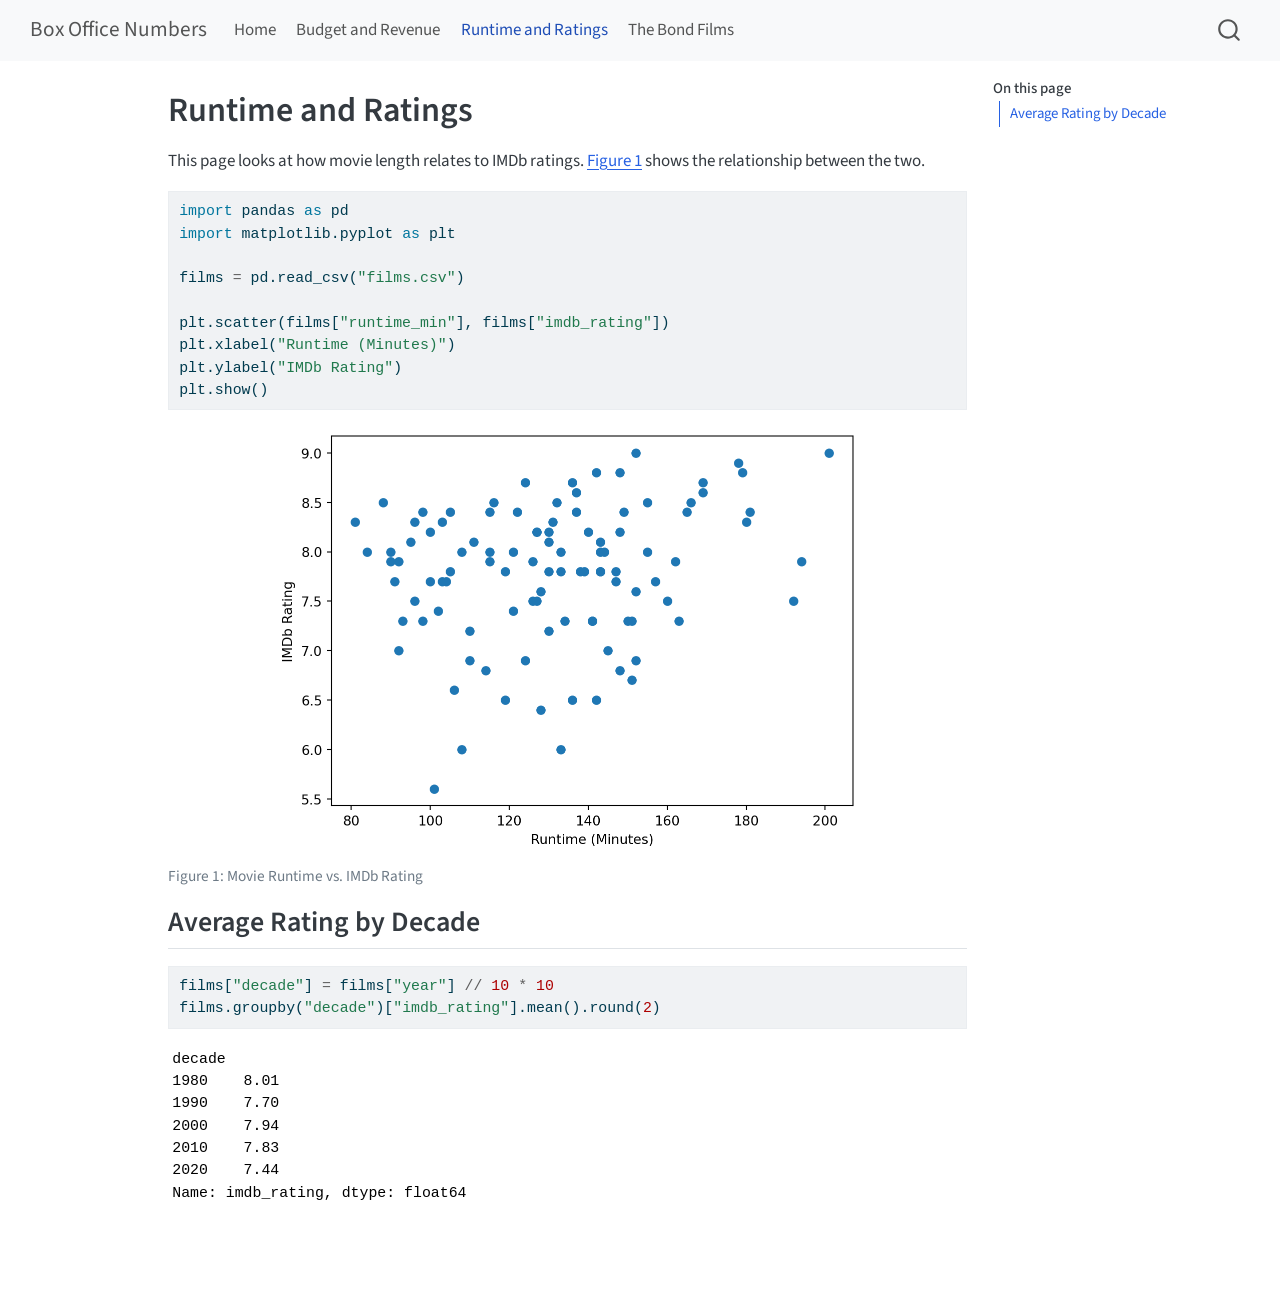
<file: runtime-rating.html>
<!DOCTYPE html>
<html xmlns="http://www.w3.org/1999/xhtml" lang="en" xml:lang="en"><head>

<meta charset="utf-8">
<meta name="generator" content="quarto-1.10.19">

<meta name="viewport" content="width=device-width, initial-scale=1.0, user-scalable=yes">


<title>Runtime and Ratings – Box Office Numbers</title>
<style>
/* Default styles provided by pandoc.
** See https://pandoc.org/MANUAL.html#variables-for-html for config info.
*/
span.smallcaps{font-variant: small-caps;}
div.columns{display: flex; gap: 1.5em;}
div.column{flex: auto;}
@media screen {
div.columns{gap: min(4vw, 1.5em);}
div.column{overflow-x: auto;}
}
div.hanging-indent{margin-left: 1.5em; text-indent: -1.5em;}
ul.task-list{list-style: none;}
ul.task-list li input[type="checkbox"] {
  width: 0.8em;
  margin: 0 0.8em 0.2em -1em; /* quarto-specific, see https://github.com/quarto-dev/quarto-cli/issues/4556 */ 
  vertical-align: middle;
}
/* CSS for syntax highlighting */
html { -webkit-text-size-adjust: 100%; }
pre > code.sourceCode { white-space: pre; position: relative; }
pre > code.sourceCode > span { display: inline-block; line-height: 1.25; }
pre > code.sourceCode > span:empty { height: 1.2em; }
.sourceCode { overflow: visible; }
code.sourceCode > span { color: inherit; text-decoration: inherit; }
div.sourceCode { margin: 1em 0; }
pre.sourceCode { margin: 0; }
@media screen {
div.sourceCode { overflow: auto; }
}
@media print {
pre > code.sourceCode { white-space: pre-wrap; }
pre > code.sourceCode > span { text-indent: -5em; padding-left: 5em; }
}
pre.numberSource code
  { counter-reset: source-line 0; }
pre.numberSource code > span
  { position: relative; left: -4em; counter-increment: source-line; }
pre.numberSource code > span > a:first-child::before
  { content: counter(source-line);
    position: relative; left: -1em; text-align: right; vertical-align: baseline;
    border: none; display: inline-block;
    -webkit-touch-callout: none; -webkit-user-select: none;
    -khtml-user-select: none; -moz-user-select: none;
    -ms-user-select: none; user-select: none;
    padding: 0 4px; width: 4em;
  }
pre.numberSource { margin-left: 3em;  padding-left: 4px; }
div.sourceCode
  {   }
@media screen {
pre > code.sourceCode > span > a:first-child::before { text-decoration: underline; }
}
</style>


<script src="site_libs/quarto-nav/quarto-nav.js"></script>
<script src="site_libs/quarto-nav/headroom.min.js"></script>
<script src="site_libs/clipboard/clipboard.min.js"></script>
<script src="site_libs/quarto-search/autocomplete.umd.js"></script>
<script src="site_libs/quarto-search/fuse.min.js"></script>
<script src="site_libs/quarto-search/quarto-search.js"></script>
<meta name="quarto:offset" content="./">
<script src="site_libs/quarto-html/quarto.js" type="module"></script>
<script src="site_libs/quarto-html/tabsets/tabsets.js" type="module"></script>
<script src="site_libs/quarto-html/popper.min.js"></script>
<script src="site_libs/quarto-html/tippy.umd.min.js"></script>
<script src="site_libs/quarto-html/anchor.min.js"></script>
<link href="site_libs/quarto-html/tippy.css" rel="stylesheet">
<link href="site_libs/quarto-html/quarto-syntax-highlighting-bf27225e3a48a9273f3daa8f8e829971.css" rel="stylesheet" id="quarto-text-highlighting-styles">
<script src="site_libs/bootstrap/bootstrap.min.js"></script>
<link href="site_libs/bootstrap/bootstrap-icons.css" rel="stylesheet">
<link href="site_libs/bootstrap/bootstrap-7e5d5eb7252a9aded9fd3702c1e9e927.min.css" rel="stylesheet" append-hash="true" id="quarto-bootstrap" data-mode="light">
<script id="quarto-search-options" type="application/json">{
  "location": "navbar",
  "copy-button": false,
  "collapse-after": 3,
  "panel-placement": "end",
  "type": "overlay",
  "limit": 50,
  "keyboard-shortcut": [
    "f",
    "/",
    "s"
  ],
  "show-item-context": false,
  "language": {
    "search-no-results-text": "No results",
    "search-matching-documents-text": "matching documents",
    "search-copy-link-title": "Copy link to search",
    "search-hide-matches-text": "Hide additional matches",
    "search-more-match-text": "more match in this document",
    "search-more-matches-text": "more matches in this document",
    "search-clear-button-title": "Clear",
    "search-text-placeholder": "",
    "search-detached-cancel-button-title": "Cancel",
    "search-submit-button-title": "Submit",
    "search-label": "Search"
  }
}</script>


<link rel="stylesheet" href="styles.css">
</head>

<body class="nav-fixed quarto-light">

<div id="quarto-search-results"></div>
  <header id="quarto-header" class="headroom fixed-top">
    <nav class="navbar navbar-expand-lg " data-bs-theme="dark">
      <div class="navbar-container container-fluid">
      <div class="navbar-brand-container mx-auto">
    <a class="navbar-brand" href="./index.html">
    <span class="navbar-title">Box Office Numbers</span>
    </a>
  </div>
            <div id="quarto-search" class="" title="Search"></div>
          <button class="navbar-toggler" type="button" data-bs-toggle="collapse" data-bs-target="#navbarCollapse" aria-controls="navbarCollapse" role="menu" aria-expanded="false" aria-label="Toggle navigation" onclick="if (window.quartoToggleHeadroom) { window.quartoToggleHeadroom(); }">
  <span class="navbar-toggler-icon"></span>
</button>
          <div class="collapse navbar-collapse" id="navbarCollapse">
            <ul class="navbar-nav navbar-nav-scroll me-auto">
  <li class="nav-item">
    <a class="nav-link" href="./index.html"> 
<span class="menu-text">Home</span></a>
  </li>  
  <li class="nav-item">
    <a class="nav-link" href="./budget-revenue.html"> 
<span class="menu-text">Budget and Revenue</span></a>
  </li>  
  <li class="nav-item">
    <a class="nav-link active" href="./runtime-rating.html" aria-current="page"> 
<span class="menu-text">Runtime and Ratings</span></a>
  </li>  
  <li class="nav-item">
    <a class="nav-link" href="./bond.html"> 
<span class="menu-text">The Bond Films</span></a>
  </li>  
</ul>
          </div> <!-- /navcollapse -->
            <div class="quarto-navbar-tools">
</div>
      </div> <!-- /container-fluid -->
    </nav>
</header>
<!-- content -->
<div id="quarto-content" class="quarto-container page-columns page-rows-contents page-layout-article page-navbar">
<!-- sidebar -->
<!-- margin-sidebar -->
    <div id="quarto-margin-sidebar" class="sidebar margin-sidebar">
        <nav id="TOC" role="doc-toc" class="toc-active">
    <h2 id="toc-title">On this page</h2>
   
  <ul>
  <li><a href="#average-rating-by-decade" id="toc-average-rating-by-decade" class="nav-link active" data-scroll-target="#average-rating-by-decade">Average Rating by Decade</a></li>
  </ul>
</nav>
    </div>
<!-- main -->
<main class="content" id="quarto-document-content">

<header id="title-block-header" class="quarto-title-block default">
<div class="quarto-title">
<h1 class="title">Runtime and Ratings</h1>
</div>



<div class="quarto-title-meta">

    
  
    
  </div>
  


</header>


<p>This page looks at how movie length relates to IMDb ratings. <a href="#fig-runtime-rating" class="quarto-xref">Figure&nbsp;1</a> shows the relationship between the two.</p>
<div id="cell-fig-runtime-rating" class="cell" data-execution_count="1">
<div class="code-copy-outer-scaffold"><div class="sourceCode cell-code" id="cb1"><pre class="sourceCode python code-with-copy"><code class="sourceCode python"><span id="cb1-1"><a href="#cb1-1" aria-hidden="true" tabindex="-1"></a><span class="im">import</span> pandas <span class="im">as</span> pd</span>
<span id="cb1-2"><a href="#cb1-2" aria-hidden="true" tabindex="-1"></a><span class="im">import</span> matplotlib.pyplot <span class="im">as</span> plt</span>
<span id="cb1-3"><a href="#cb1-3" aria-hidden="true" tabindex="-1"></a></span>
<span id="cb1-4"><a href="#cb1-4" aria-hidden="true" tabindex="-1"></a>films <span class="op">=</span> pd.read_csv(<span class="st">"films.csv"</span>)</span>
<span id="cb1-5"><a href="#cb1-5" aria-hidden="true" tabindex="-1"></a></span>
<span id="cb1-6"><a href="#cb1-6" aria-hidden="true" tabindex="-1"></a>plt.scatter(films[<span class="st">"runtime_min"</span>], films[<span class="st">"imdb_rating"</span>])</span>
<span id="cb1-7"><a href="#cb1-7" aria-hidden="true" tabindex="-1"></a>plt.xlabel(<span class="st">"Runtime (Minutes)"</span>)</span>
<span id="cb1-8"><a href="#cb1-8" aria-hidden="true" tabindex="-1"></a>plt.ylabel(<span class="st">"IMDb Rating"</span>)</span>
<span id="cb1-9"><a href="#cb1-9" aria-hidden="true" tabindex="-1"></a>plt.show()</span></code></pre></div><button title="Copy to Clipboard" class="code-copy-button"><i class="bi"></i></button></div>
<div class="cell-output cell-output-display">
<div id="fig-runtime-rating" class="quarto-float quarto-figure quarto-figure-center anchored">
<figure class="quarto-float quarto-float-fig figure">
<div aria-describedby="fig-runtime-rating-caption-0ceaefa1-69ba-4598-a22c-09a6ac19f8ca">
<img src="runtime-rating_files/figure-html/fig-runtime-rating-output-1.png" width="589" height="429" class="figure-img">
</div>
<figcaption class="quarto-float-caption-bottom quarto-float-caption quarto-float-fig" id="fig-runtime-rating-caption-0ceaefa1-69ba-4598-a22c-09a6ac19f8ca">
Figure&nbsp;1: Movie Runtime vs.&nbsp;IMDb Rating
</figcaption>
</figure>
</div>
</div>
</div>
<section id="average-rating-by-decade" class="level2">
<h2 class="anchored" data-anchor-id="average-rating-by-decade">Average Rating by Decade</h2>
<div id="8305255e" class="cell" data-execution_count="2">
<div class="code-copy-outer-scaffold"><div class="sourceCode cell-code" id="cb2"><pre class="sourceCode python code-with-copy"><code class="sourceCode python"><span id="cb2-1"><a href="#cb2-1" aria-hidden="true" tabindex="-1"></a>films[<span class="st">"decade"</span>] <span class="op">=</span> films[<span class="st">"year"</span>] <span class="op">//</span> <span class="dv">10</span> <span class="op">*</span> <span class="dv">10</span></span>
<span id="cb2-2"><a href="#cb2-2" aria-hidden="true" tabindex="-1"></a>films.groupby(<span class="st">"decade"</span>)[<span class="st">"imdb_rating"</span>].mean().<span class="bu">round</span>(<span class="dv">2</span>)</span></code></pre></div><button title="Copy to Clipboard" class="code-copy-button"><i class="bi"></i></button></div>
<div class="cell-output cell-output-display" data-execution_count="2">
<pre><code>decade
1980    8.01
1990    7.70
2000    7.94
2010    7.83
2020    7.44
Name: imdb_rating, dtype: float64</code></pre>
</div>
</div>


</section>

</main> <!-- /main -->
<script id="quarto-html-after-body" type="application/javascript">
  window.document.addEventListener("DOMContentLoaded", function (event) {
    const icon = "";
    const anchorJS = new window.AnchorJS();
    anchorJS.options = {
      placement: 'right',
      icon: icon
    };
    anchorJS.add('.anchored');
    const isCodeAnnotation = (el) => {
      for (const clz of el.classList) {
        if (clz.startsWith('code-annotation-')) {                     
          return true;
        }
      }
      return false;
    }
    const onCopySuccess = function(e) {
      // button target
      const button = e.trigger;
      // don't keep focus
      button.blur();
      // flash "checked"
      button.classList.add('code-copy-button-checked');
      var currentTitle = button.getAttribute("title");
      button.setAttribute("title", "Copied!");
      let tooltip;
      if (window.bootstrap) {
        button.setAttribute("data-bs-toggle", "tooltip");
        button.setAttribute("data-bs-placement", "left");
        button.setAttribute("data-bs-title", "Copied!");
        tooltip = new bootstrap.Tooltip(button, 
          { trigger: "manual", 
            customClass: "code-copy-button-tooltip",
            offset: [0, -8]});
        tooltip.show();    
      }
      setTimeout(function() {
        if (tooltip) {
          tooltip.hide();
          button.removeAttribute("data-bs-title");
          button.removeAttribute("data-bs-toggle");
          button.removeAttribute("data-bs-placement");
        }
        button.setAttribute("title", currentTitle);
        button.classList.remove('code-copy-button-checked');
      }, 1000);
      // clear code selection
      e.clearSelection();
    }
    const getTextToCopy = function(trigger) {
      const outerScaffold = trigger.parentElement.cloneNode(true);
      const codeEl = outerScaffold.querySelector('code');
      for (const childEl of codeEl.children) {
        if (isCodeAnnotation(childEl)) {
          childEl.remove();
        }
      }
      return codeEl.innerText;
    }
    const clipboard = new window.ClipboardJS('.code-copy-button:not([data-in-quarto-modal])', {
      text: getTextToCopy
    });
    clipboard.on('success', onCopySuccess);
    if (window.document.getElementById('quarto-embedded-source-code-modal')) {
      const clipboardModal = new window.ClipboardJS('.code-copy-button[data-in-quarto-modal]', {
        text: getTextToCopy,
        container: window.document.getElementById('quarto-embedded-source-code-modal')
      });
      clipboardModal.on('success', onCopySuccess);
    }
      var localhostRegex = new RegExp(/^(?:http|https):\/\/localhost\:?[0-9]*\//);
      var mailtoRegex = new RegExp(/^mailto:/);
        var filterRegex = new RegExp('/' + window.location.host + '/');
      var isInternal = (href) => {
          return filterRegex.test(href) || localhostRegex.test(href) || mailtoRegex.test(href);
      }
      // Inspect non-navigation links and adorn them if external
     var links = window.document.querySelectorAll('a[href]:not(.nav-link):not(.navbar-brand):not(.toc-action):not(.sidebar-link):not(.sidebar-item-toggle):not(.pagination-link):not(.no-external):not([aria-hidden]):not(.dropdown-item):not(.quarto-navigation-tool):not(.about-link)');
      for (var i=0; i<links.length; i++) {
        const link = links[i];
        if (!isInternal(link.href)) {
          // undo the damage that might have been done by quarto-nav.js in the case of
          // links that we want to consider external
          if (link.dataset.originalHref !== undefined) {
            link.href = link.dataset.originalHref;
          }
        }
      }
    function tippyHover(el, contentFn, onTriggerFn, onUntriggerFn) {
      const config = {
        allowHTML: true,
        maxWidth: 500,
        delay: 100,
        arrow: false,
        appendTo: function(el) {
            return el.parentElement;
        },
        interactive: true,
        interactiveBorder: 10,
        theme: 'quarto',
        placement: 'bottom-start',
      };
      if (contentFn) {
        config.content = contentFn;
      }
      if (onTriggerFn) {
        config.onTrigger = onTriggerFn;
      }
      if (onUntriggerFn) {
        config.onUntrigger = onUntriggerFn;
      }
      window.tippy(el, config); 
    }
    const noterefs = window.document.querySelectorAll('a[role="doc-noteref"]');
    for (var i=0; i<noterefs.length; i++) {
      const ref = noterefs[i];
      tippyHover(ref, function() {
        // use id or data attribute instead here
        let href = ref.getAttribute('data-footnote-href') || ref.getAttribute('href');
        try { href = new URL(href).hash; } catch {}
        const id = href.replace(/^#\/?/, "");
        const note = window.document.getElementById(id);
        if (note) {
          return note.innerHTML;
        } else {
          return "";
        }
      });
    }
    const xrefs = window.document.querySelectorAll('a.quarto-xref');
    const processXRef = (id, note) => {
      // Strip column container classes
      const stripColumnClz = (el) => {
        el.classList.remove("page-full", "page-columns");
        if (el.children) {
          for (const child of el.children) {
            stripColumnClz(child);
          }
        }
      }
      stripColumnClz(note)
      if (id === null || id.startsWith('sec-')) {
        // Special case sections, only their first couple elements
        const container = document.createElement("div");
        if (note.children && note.children.length > 2) {
          container.appendChild(note.children[0].cloneNode(true));
          for (let i = 1; i < note.children.length; i++) {
            const child = note.children[i];
            if (child.tagName === "P" && child.innerText === "") {
              continue;
            } else {
              container.appendChild(child.cloneNode(true));
              break;
            }
          }
          if (window.Quarto?.typesetMath) {
            window.Quarto.typesetMath(container);
          }
          return container.innerHTML
        } else {
          if (window.Quarto?.typesetMath) {
            window.Quarto.typesetMath(note);
          }
          return note.innerHTML;
        }
      } else {
        // Remove any anchor links if they are present
        const anchorLink = note.querySelector('a.anchorjs-link');
        if (anchorLink) {
          anchorLink.remove();
        }
        if (window.Quarto?.typesetMath) {
          window.Quarto.typesetMath(note);
        }
        if (note.classList.contains("callout")) {
          return note.outerHTML;
        } else {
          return note.innerHTML;
        }
      }
    }
    for (var i=0; i<xrefs.length; i++) {
      const xref = xrefs[i];
      tippyHover(xref, undefined, function(instance) {
        instance.disable();
        let url = xref.getAttribute('href');
        let hash = undefined; 
        if (url.startsWith('#')) {
          hash = url;
        } else {
          try { hash = new URL(url).hash; } catch {}
        }
        if (hash) {
          const id = hash.replace(/^#\/?/, "");
          const note = window.document.getElementById(id);
          if (note !== null) {
            try {
              const html = processXRef(id, note.cloneNode(true));
              instance.setContent(html);
            } finally {
              instance.enable();
              instance.show();
            }
          } else {
            // See if we can fetch this
            fetch(url.split('#')[0])
            .then(res => res.text())
            .then(html => {
              const parser = new DOMParser();
              const htmlDoc = parser.parseFromString(html, "text/html");
              const note = htmlDoc.getElementById(id);
              if (note !== null) {
                const html = processXRef(id, note);
                instance.setContent(html);
              } 
            }).finally(() => {
              instance.enable();
              instance.show();
            });
          }
        } else {
          // See if we can fetch a full url (with no hash to target)
          // This is a special case and we should probably do some content thinning / targeting
          fetch(url)
          .then(res => res.text())
          .then(html => {
            const parser = new DOMParser();
            const htmlDoc = parser.parseFromString(html, "text/html");
            const note = htmlDoc.querySelector('main.content');
            if (note !== null) {
              // This should only happen for chapter cross references
              // (since there is no id in the URL)
              // remove the first header
              if (note.children.length > 0 && note.children[0].tagName === "HEADER") {
                note.children[0].remove();
              }
              const html = processXRef(null, note);
              instance.setContent(html);
            } 
          }).finally(() => {
            instance.enable();
            instance.show();
          });
        }
      }, function(instance) {
      });
    }
        let selectedAnnoteEl;
        const selectorForAnnotation = ( cell, annotation) => {
          let cellAttr = 'data-code-cell="' + cell + '"';
          let lineAttr = 'data-code-annotation="' +  annotation + '"';
          const selector = 'span[' + cellAttr + '][' + lineAttr + ']';
          return selector;
        }
        const selectCodeLines = (annoteEl) => {
          const doc = window.document;
          const targetCell = annoteEl.getAttribute("data-target-cell");
          const targetAnnotation = annoteEl.getAttribute("data-target-annotation");
          const annoteSpan = window.document.querySelector(selectorForAnnotation(targetCell, targetAnnotation));
          const lines = annoteSpan.getAttribute("data-code-lines").split(",");
          const lineIds = lines.map((line) => {
            return targetCell + "-" + line;
          })
          let top = null;
          let height = null;
          let parent = null;
          if (lineIds.length > 0) {
              //compute the position of the single el (top and bottom and make a div)
              const el = window.document.getElementById(lineIds[0]);
              top = el.offsetTop;
              height = el.offsetHeight;
              parent = el.parentElement.parentElement;
            if (lineIds.length > 1) {
              const lastEl = window.document.getElementById(lineIds[lineIds.length - 1]);
              const bottom = lastEl.offsetTop + lastEl.offsetHeight;
              height = bottom - top;
            }
            if (top !== null && height !== null && parent !== null) {
              // cook up a div (if necessary) and position it 
              let div = window.document.getElementById("code-annotation-line-highlight");
              if (div === null) {
                div = window.document.createElement("div");
                div.setAttribute("id", "code-annotation-line-highlight");
                div.style.position = 'absolute';
                parent.appendChild(div);
              }
              div.style.top = top - 2 + "px";
              div.style.height = height + 4 + "px";
              div.style.left = 0;
              let gutterDiv = window.document.getElementById("code-annotation-line-highlight-gutter");
              if (gutterDiv === null) {
                gutterDiv = window.document.createElement("div");
                gutterDiv.setAttribute("id", "code-annotation-line-highlight-gutter");
                gutterDiv.style.position = 'absolute';
                const codeCell = window.document.getElementById(targetCell);
                const gutter = codeCell.querySelector('.code-annotation-gutter');
                gutter.appendChild(gutterDiv);
              }
              gutterDiv.style.top = top - 2 + "px";
              gutterDiv.style.height = height + 4 + "px";
            }
            selectedAnnoteEl = annoteEl;
          }
        };
        const unselectCodeLines = () => {
          const elementsIds = ["code-annotation-line-highlight", "code-annotation-line-highlight-gutter"];
          elementsIds.forEach((elId) => {
            const div = window.document.getElementById(elId);
            if (div) {
              div.remove();
            }
          });
          selectedAnnoteEl = undefined;
        };
          // Handle positioning of the toggle
      window.addEventListener(
        "resize",
        throttle(() => {
          elRect = undefined;
          if (selectedAnnoteEl) {
            selectCodeLines(selectedAnnoteEl);
          }
        }, 10)
      );
      function throttle(fn, ms) {
      let throttle = false;
      let timer;
        return (...args) => {
          if(!throttle) { // first call gets through
              fn.apply(this, args);
              throttle = true;
          } else { // all the others get throttled
              if(timer) clearTimeout(timer); // cancel #2
              timer = setTimeout(() => {
                fn.apply(this, args);
                timer = throttle = false;
              }, ms);
          }
        };
      }
        // Attach click handler to the DT
        const annoteDls = window.document.querySelectorAll('dt[data-target-cell]');
        for (const annoteDlNode of annoteDls) {
          annoteDlNode.addEventListener('click', (event) => {
            const clickedEl = event.target;
            if (clickedEl !== selectedAnnoteEl) {
              unselectCodeLines();
              const activeEl = window.document.querySelector('dt[data-target-cell].code-annotation-active');
              if (activeEl) {
                activeEl.classList.remove('code-annotation-active');
              }
              selectCodeLines(clickedEl);
              clickedEl.classList.add('code-annotation-active');
            } else {
              // Unselect the line
              unselectCodeLines();
              clickedEl.classList.remove('code-annotation-active');
            }
          });
        }
    const findCites = (el) => {
      const parentEl = el.parentElement;
      if (parentEl) {
        const cites = parentEl.dataset.cites;
        if (cites) {
          return {
            el,
            cites: cites.split(' ')
          };
        } else {
          return findCites(el.parentElement)
        }
      } else {
        return undefined;
      }
    };
    var bibliorefs = window.document.querySelectorAll('a[role="doc-biblioref"]');
    for (var i=0; i<bibliorefs.length; i++) {
      const ref = bibliorefs[i];
      const citeInfo = findCites(ref);
      if (citeInfo) {
        tippyHover(citeInfo.el, function() {
          var popup = window.document.createElement('div');
          citeInfo.cites.forEach(function(cite) {
            var citeDiv = window.document.createElement('div');
            citeDiv.classList.add('hanging-indent');
            citeDiv.classList.add('csl-entry');
            var biblioDiv = window.document.getElementById('ref-' + cite);
            if (biblioDiv) {
              citeDiv.innerHTML = biblioDiv.innerHTML;
            }
            popup.appendChild(citeDiv);
          });
          return popup.innerHTML;
        });
      }
    }
  });
  </script>
</div> <!-- /content -->




</body></html>
</file>
<file: site_libs/quarto-html/tippy.css>
.tippy-box[data-animation=fade][data-state=hidden]{opacity:0}[data-tippy-root]{max-width:calc(100vw - 10px)}.tippy-box{position:relative;background-color:#333;color:#fff;border-radius:4px;font-size:14px;line-height:1.4;white-space:normal;outline:0;transition-property:transform,visibility,opacity}.tippy-box[data-placement^=top]>.tippy-arrow{bottom:0}.tippy-box[data-placement^=top]>.tippy-arrow:before{bottom:-7px;left:0;border-width:8px 8px 0;border-top-color:initial;transform-origin:center top}.tippy-box[data-placement^=bottom]>.tippy-arrow{top:0}.tippy-box[data-placement^=bottom]>.tippy-arrow:before{top:-7px;left:0;border-width:0 8px 8px;border-bottom-color:initial;transform-origin:center bottom}.tippy-box[data-placement^=left]>.tippy-arrow{right:0}.tippy-box[data-placement^=left]>.tippy-arrow:before{border-width:8px 0 8px 8px;border-left-color:initial;right:-7px;transform-origin:center left}.tippy-box[data-placement^=right]>.tippy-arrow{left:0}.tippy-box[data-placement^=right]>.tippy-arrow:before{left:-7px;border-width:8px 8px 8px 0;border-right-color:initial;transform-origin:center right}.tippy-box[data-inertia][data-state=visible]{transition-timing-function:cubic-bezier(.54,1.5,.38,1.11)}.tippy-arrow{width:16px;height:16px;color:#333}.tippy-arrow:before{content:"";position:absolute;border-color:transparent;border-style:solid}.tippy-content{position:relative;padding:5px 9px;z-index:1}
</file>
<file: site_libs/quarto-html/quarto-syntax-highlighting-bf27225e3a48a9273f3daa8f8e829971.css>
/* quarto syntax highlight colors */
:root {
  --quarto-hl-ot-color: #003B4F;
  --quarto-hl-at-color: #657422;
  --quarto-hl-ss-color: #20794D;
  --quarto-hl-an-color: #5E5E5E;
  --quarto-hl-fu-color: #4758AB;
  --quarto-hl-st-color: #20794D;
  --quarto-hl-cf-color: #003B4F;
  --quarto-hl-op-color: #5E5E5E;
  --quarto-hl-er-color: #AD0000;
  --quarto-hl-bn-color: #AD0000;
  --quarto-hl-al-color: #AD0000;
  --quarto-hl-va-color: #111111;
  --quarto-hl-bu-color: inherit;
  --quarto-hl-ex-color: inherit;
  --quarto-hl-pp-color: #AD0000;
  --quarto-hl-in-color: #5E5E5E;
  --quarto-hl-vs-color: #20794D;
  --quarto-hl-wa-color: #5E5E5E;
  --quarto-hl-do-color: #5E5E5E;
  --quarto-hl-im-color: #00769E;
  --quarto-hl-ch-color: #20794D;
  --quarto-hl-dt-color: #AD0000;
  --quarto-hl-fl-color: #AD0000;
  --quarto-hl-co-color: #5E5E5E;
  --quarto-hl-cv-color: #5E5E5E;
  --quarto-hl-cn-color: #8f5902;
  --quarto-hl-sc-color: #5E5E5E;
  --quarto-hl-dv-color: #AD0000;
  --quarto-hl-kw-color: #003B4F;
}

/* other quarto variables */
:root {
  --quarto-font-monospace: SFMono-Regular, Menlo, Monaco, Consolas, "Liberation Mono", "Courier New", monospace;
}

/* syntax highlight based on Pandoc's rules */
pre > code.sourceCode > span {
  color: #003B4F;
}

code.sourceCode > span {
  color: #003B4F;
}

div.sourceCode,
div.sourceCode pre.sourceCode {
  color: #003B4F;
}

/* Normal */
code span {
  color: #003B4F;
}

/* Alert */
code span.al {
  color: #AD0000;
  font-style: inherit;
}

/* Annotation */
code span.an {
  color: #5E5E5E;
  font-style: inherit;
}

/* Attribute */
code span.at {
  color: #657422;
  font-style: inherit;
}

/* BaseN */
code span.bn {
  color: #AD0000;
  font-style: inherit;
}

/* BuiltIn */
code span.bu {
  font-style: inherit;
}

/* ControlFlow */
code span.cf {
  color: #003B4F;
  font-weight: bold;
  font-style: inherit;
}

/* Char */
code span.ch {
  color: #20794D;
  font-style: inherit;
}

/* Constant */
code span.cn {
  color: #8f5902;
  font-style: inherit;
}

/* Comment */
code span.co {
  color: #5E5E5E;
  font-style: inherit;
}

/* CommentVar */
code span.cv {
  color: #5E5E5E;
  font-style: italic;
}

/* Documentation */
code span.do {
  color: #5E5E5E;
  font-style: italic;
}

/* DataType */
code span.dt {
  color: #AD0000;
  font-style: inherit;
}

/* DecVal */
code span.dv {
  color: #AD0000;
  font-style: inherit;
}

/* Error */
code span.er {
  color: #AD0000;
  font-style: inherit;
}

/* Extension */
code span.ex {
  font-style: inherit;
}

/* Float */
code span.fl {
  color: #AD0000;
  font-style: inherit;
}

/* Function */
code span.fu {
  color: #4758AB;
  font-style: inherit;
}

/* Import */
code span.im {
  color: #00769E;
  font-style: inherit;
}

/* Information */
code span.in {
  color: #5E5E5E;
  font-style: inherit;
}

/* Keyword */
code span.kw {
  color: #003B4F;
  font-weight: bold;
  font-style: inherit;
}

/* Operator */
code span.op {
  color: #5E5E5E;
  font-style: inherit;
}

/* Other */
code span.ot {
  color: #003B4F;
  font-style: inherit;
}

/* Preprocessor */
code span.pp {
  color: #AD0000;
  font-style: inherit;
}

/* SpecialChar */
code span.sc {
  color: #5E5E5E;
  font-style: inherit;
}

/* SpecialString */
code span.ss {
  color: #20794D;
  font-style: inherit;
}

/* String */
code span.st {
  color: #20794D;
  font-style: inherit;
}

/* Variable */
code span.va {
  color: #111111;
  font-style: inherit;
}

/* VerbatimString */
code span.vs {
  color: #20794D;
  font-style: inherit;
}

/* Warning */
code span.wa {
  color: #5E5E5E;
  font-style: italic;
}

.prevent-inlining {
  content: "</";
}

/*# sourceMappingURL=8be38f48d34c45af72792cbd699585e7.css.map */
</file>
<file: styles.css>
/* css styles */
</file>
